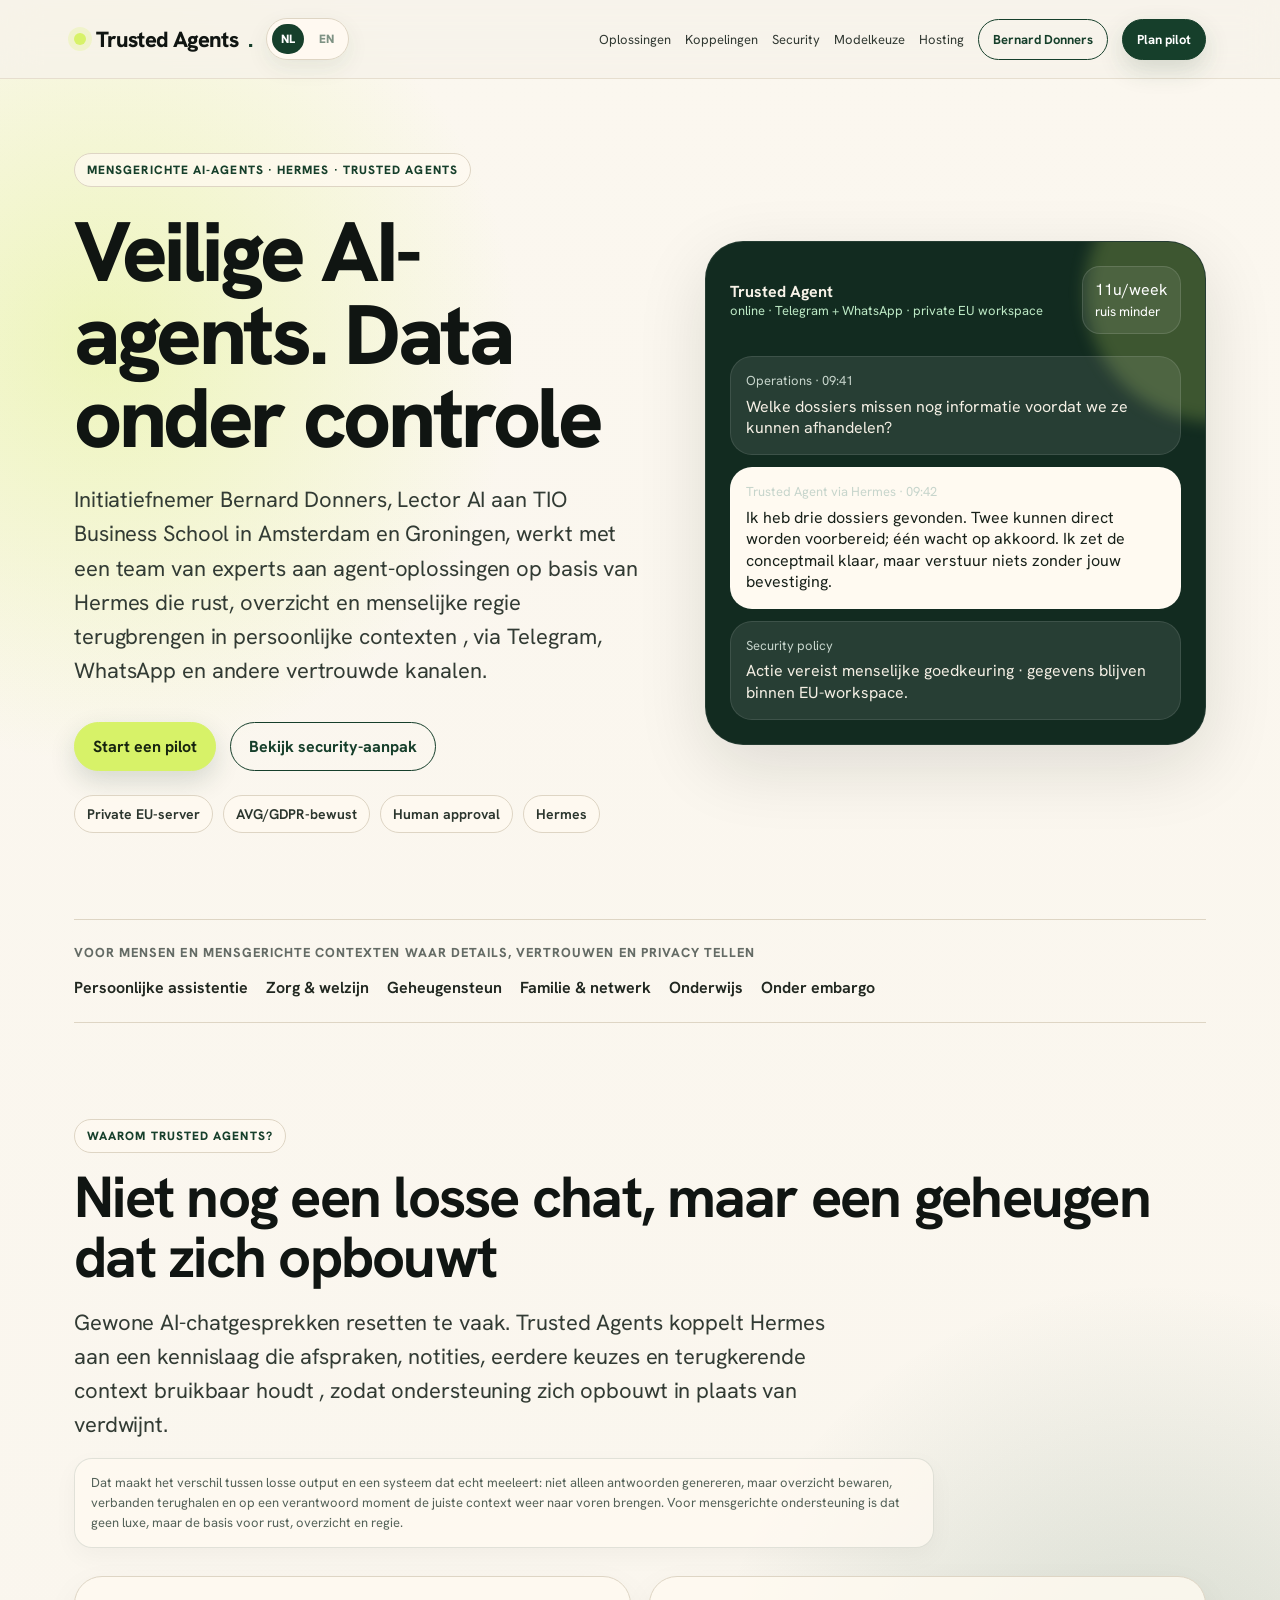
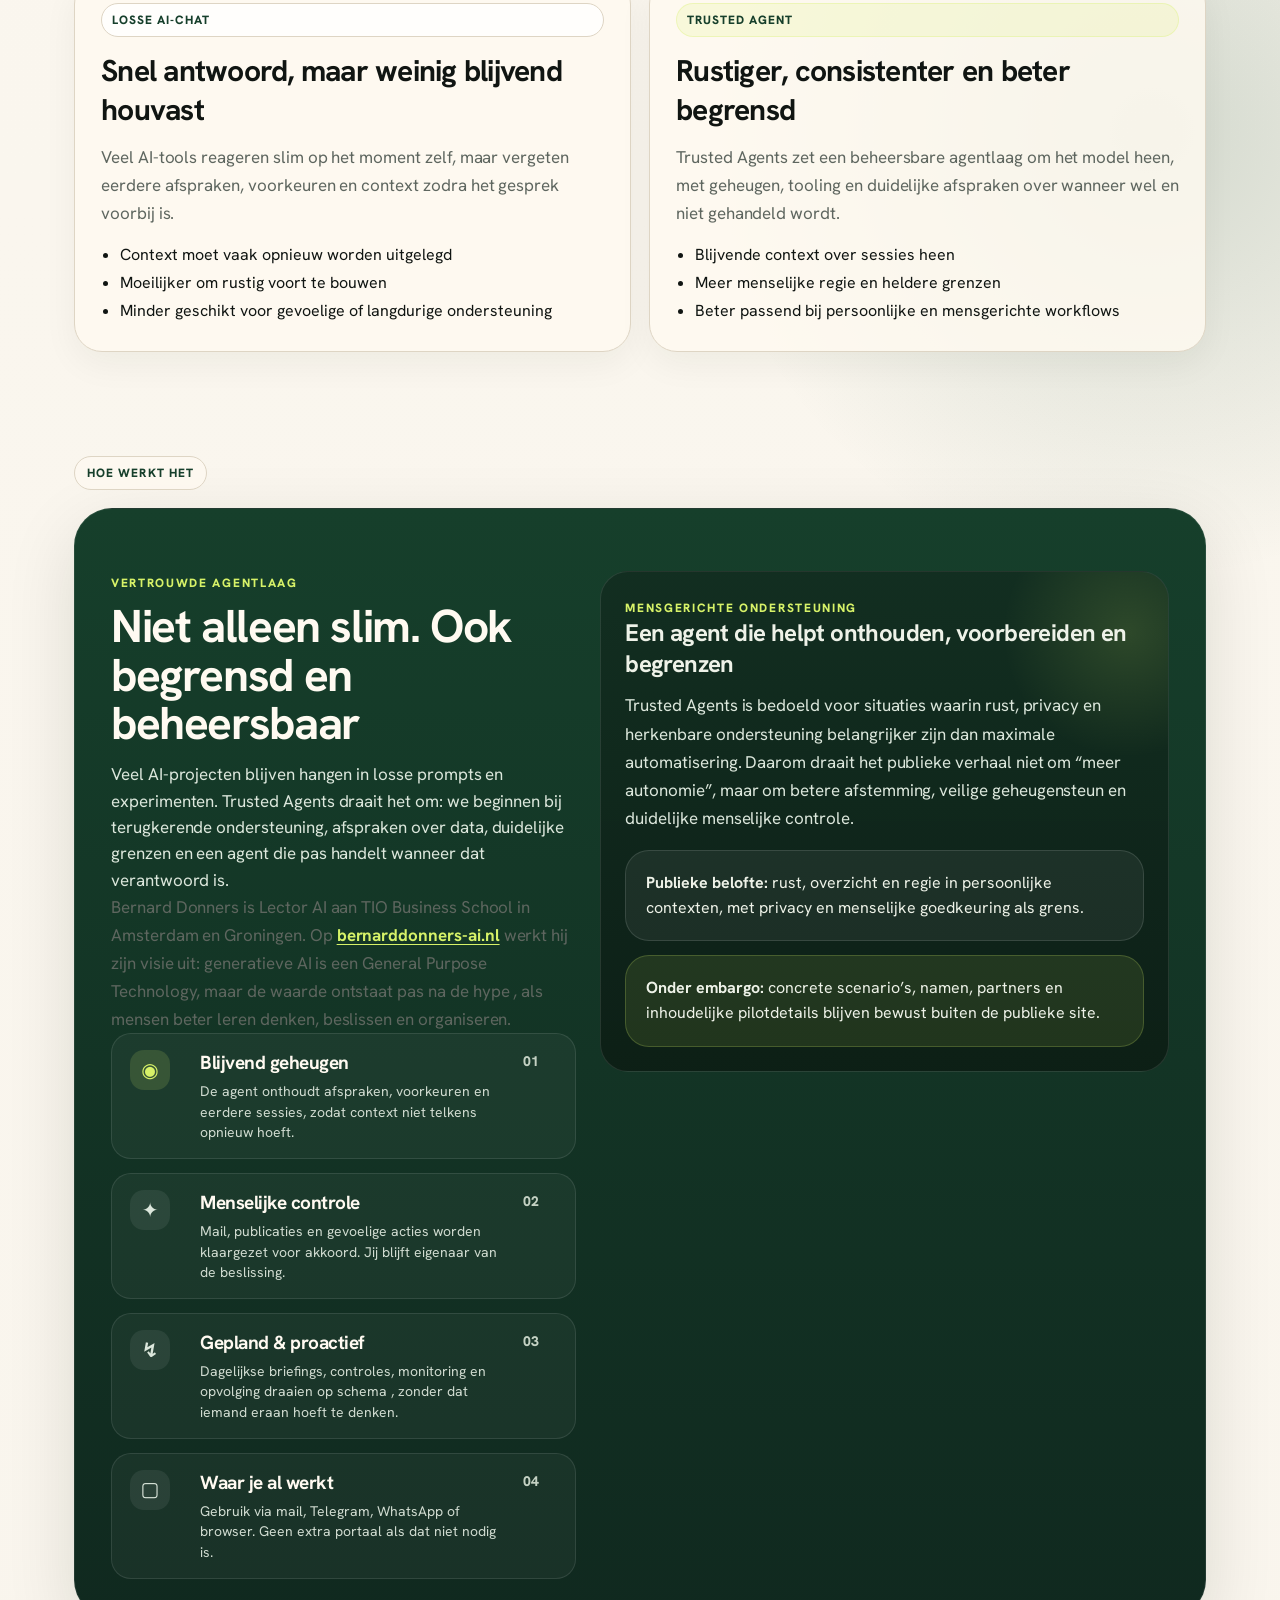
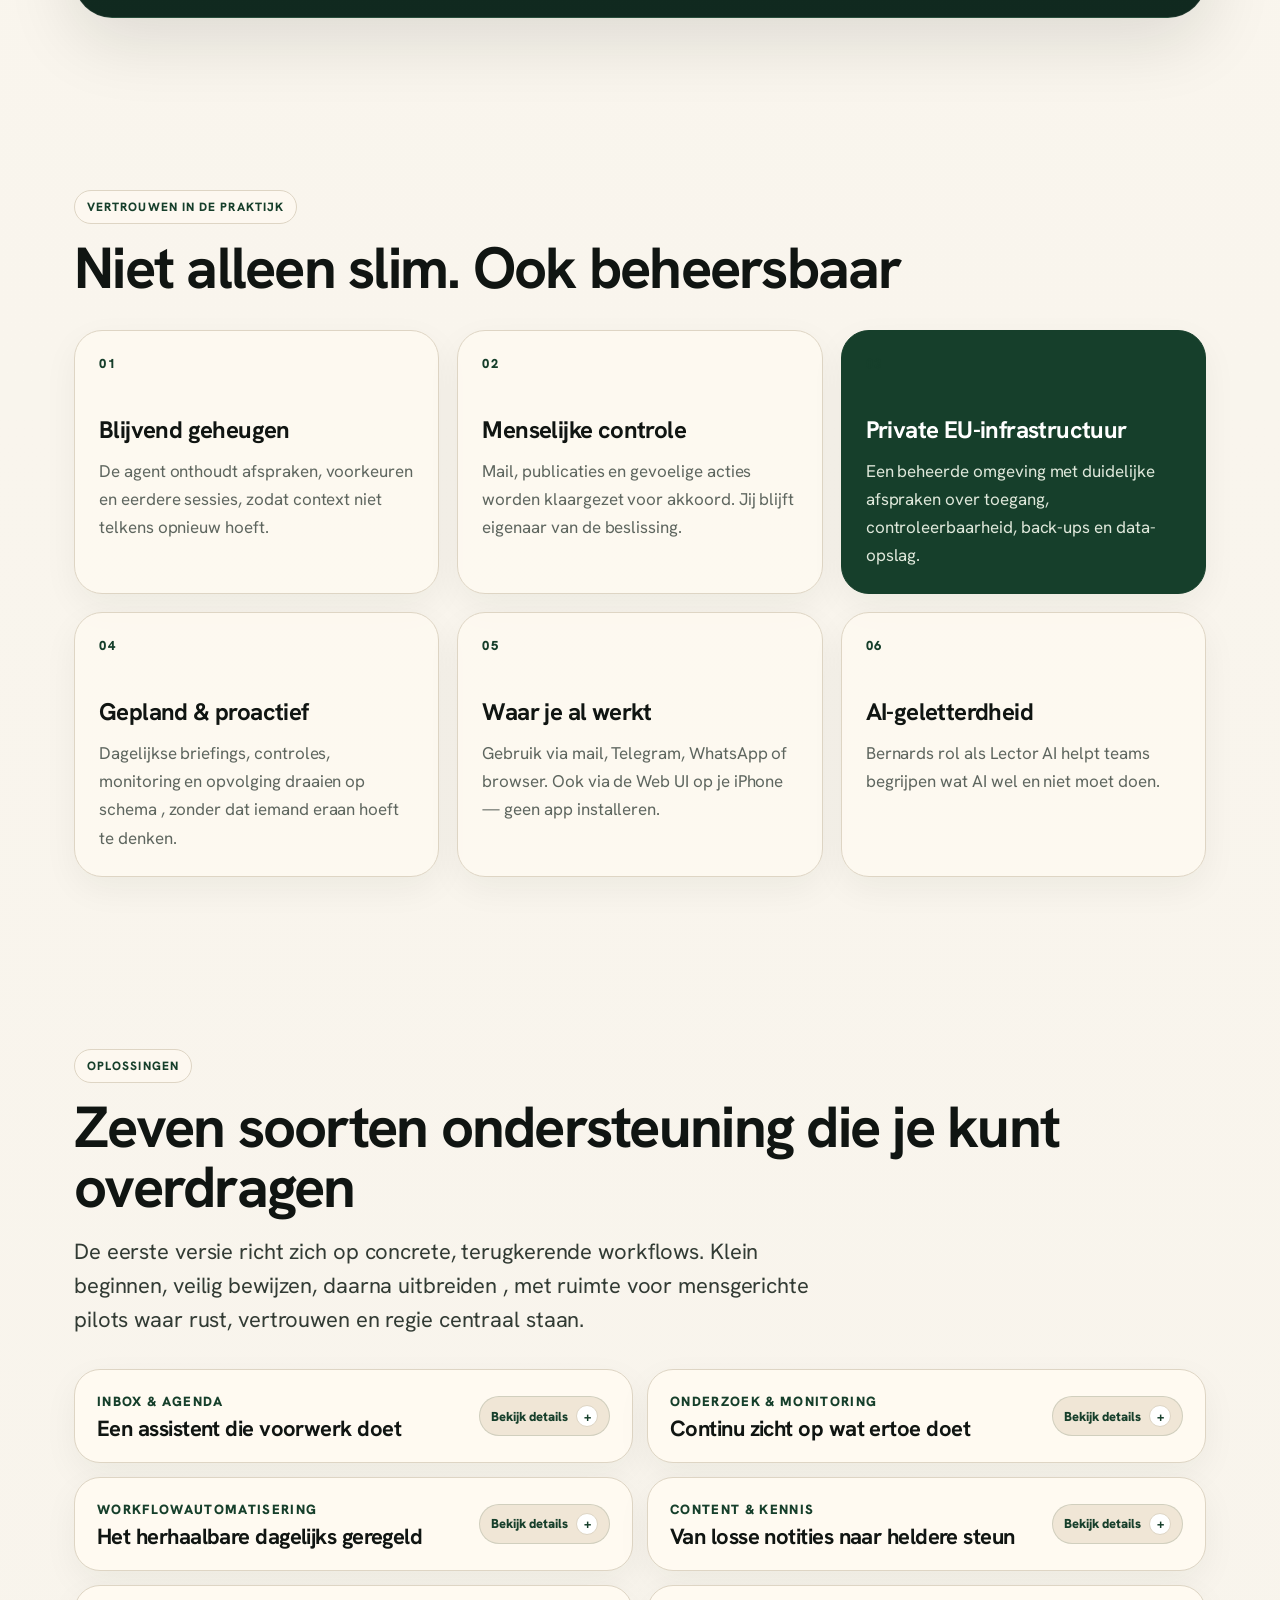
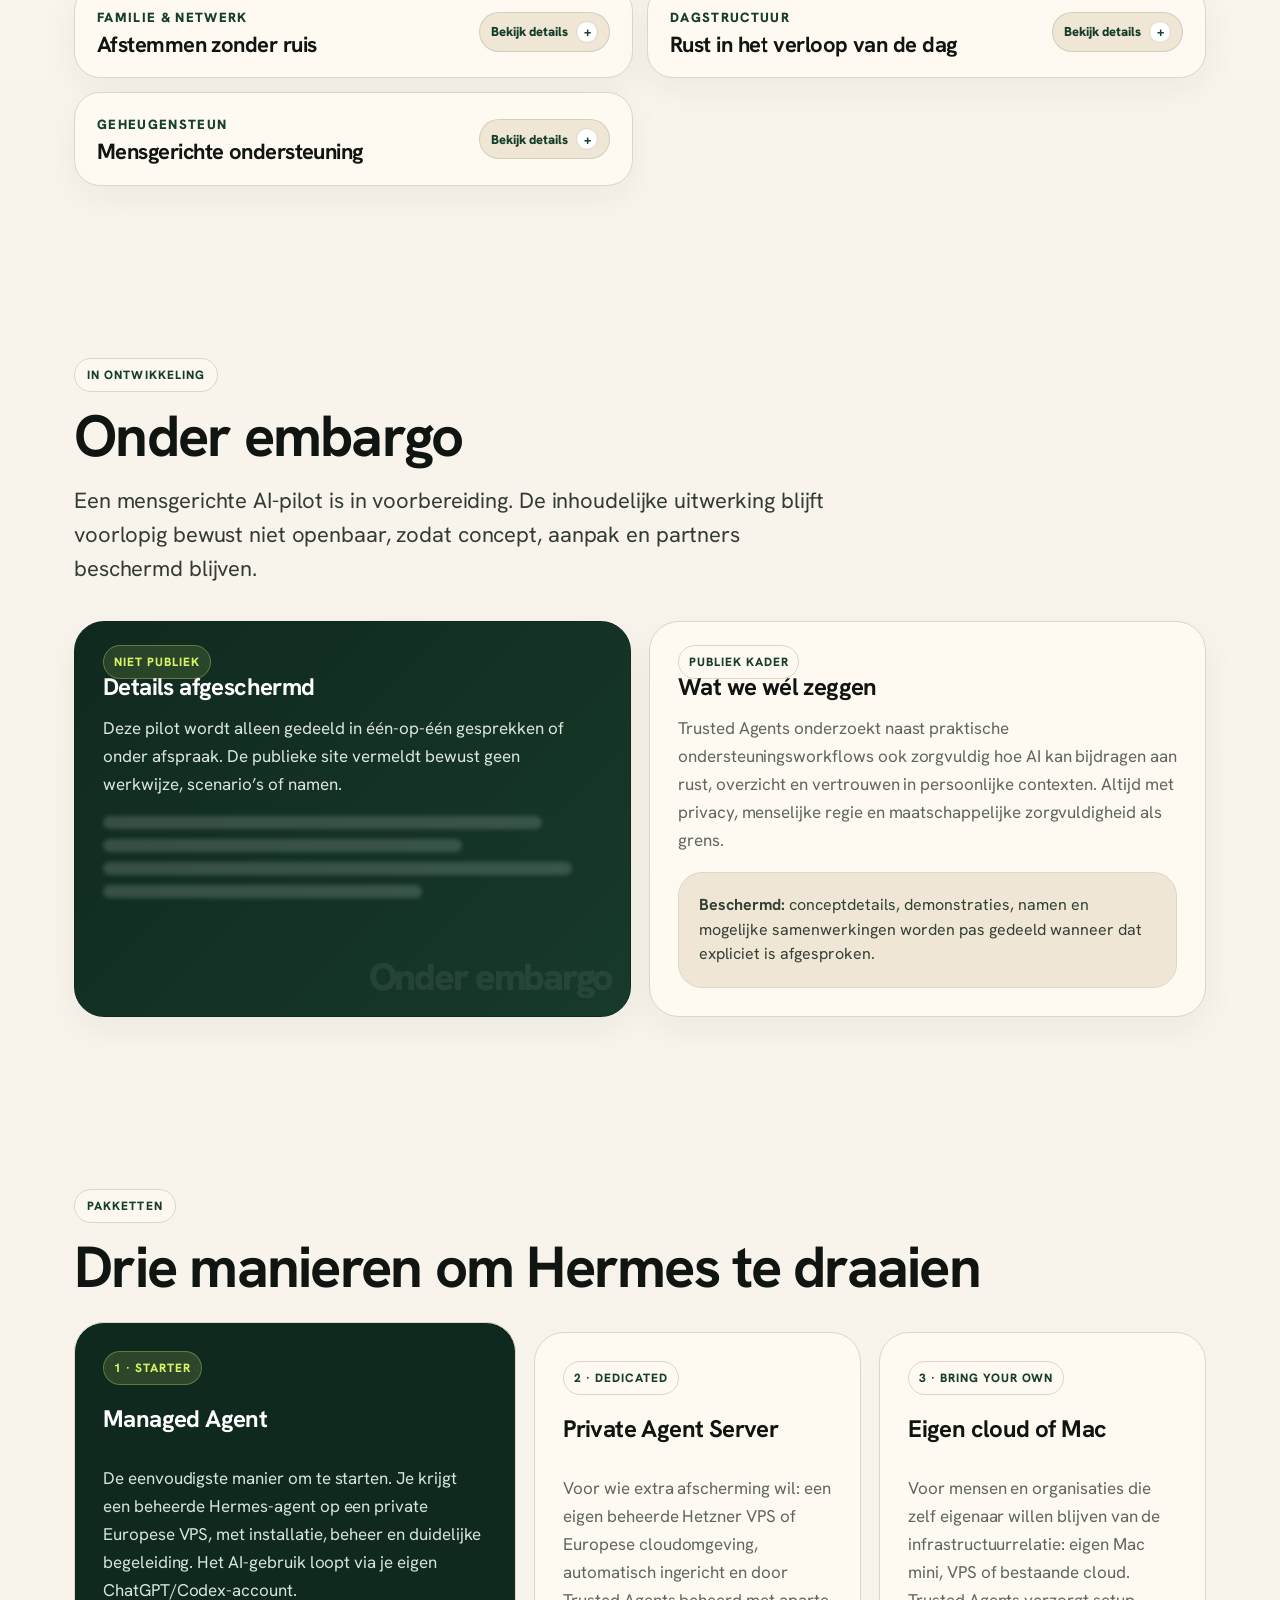
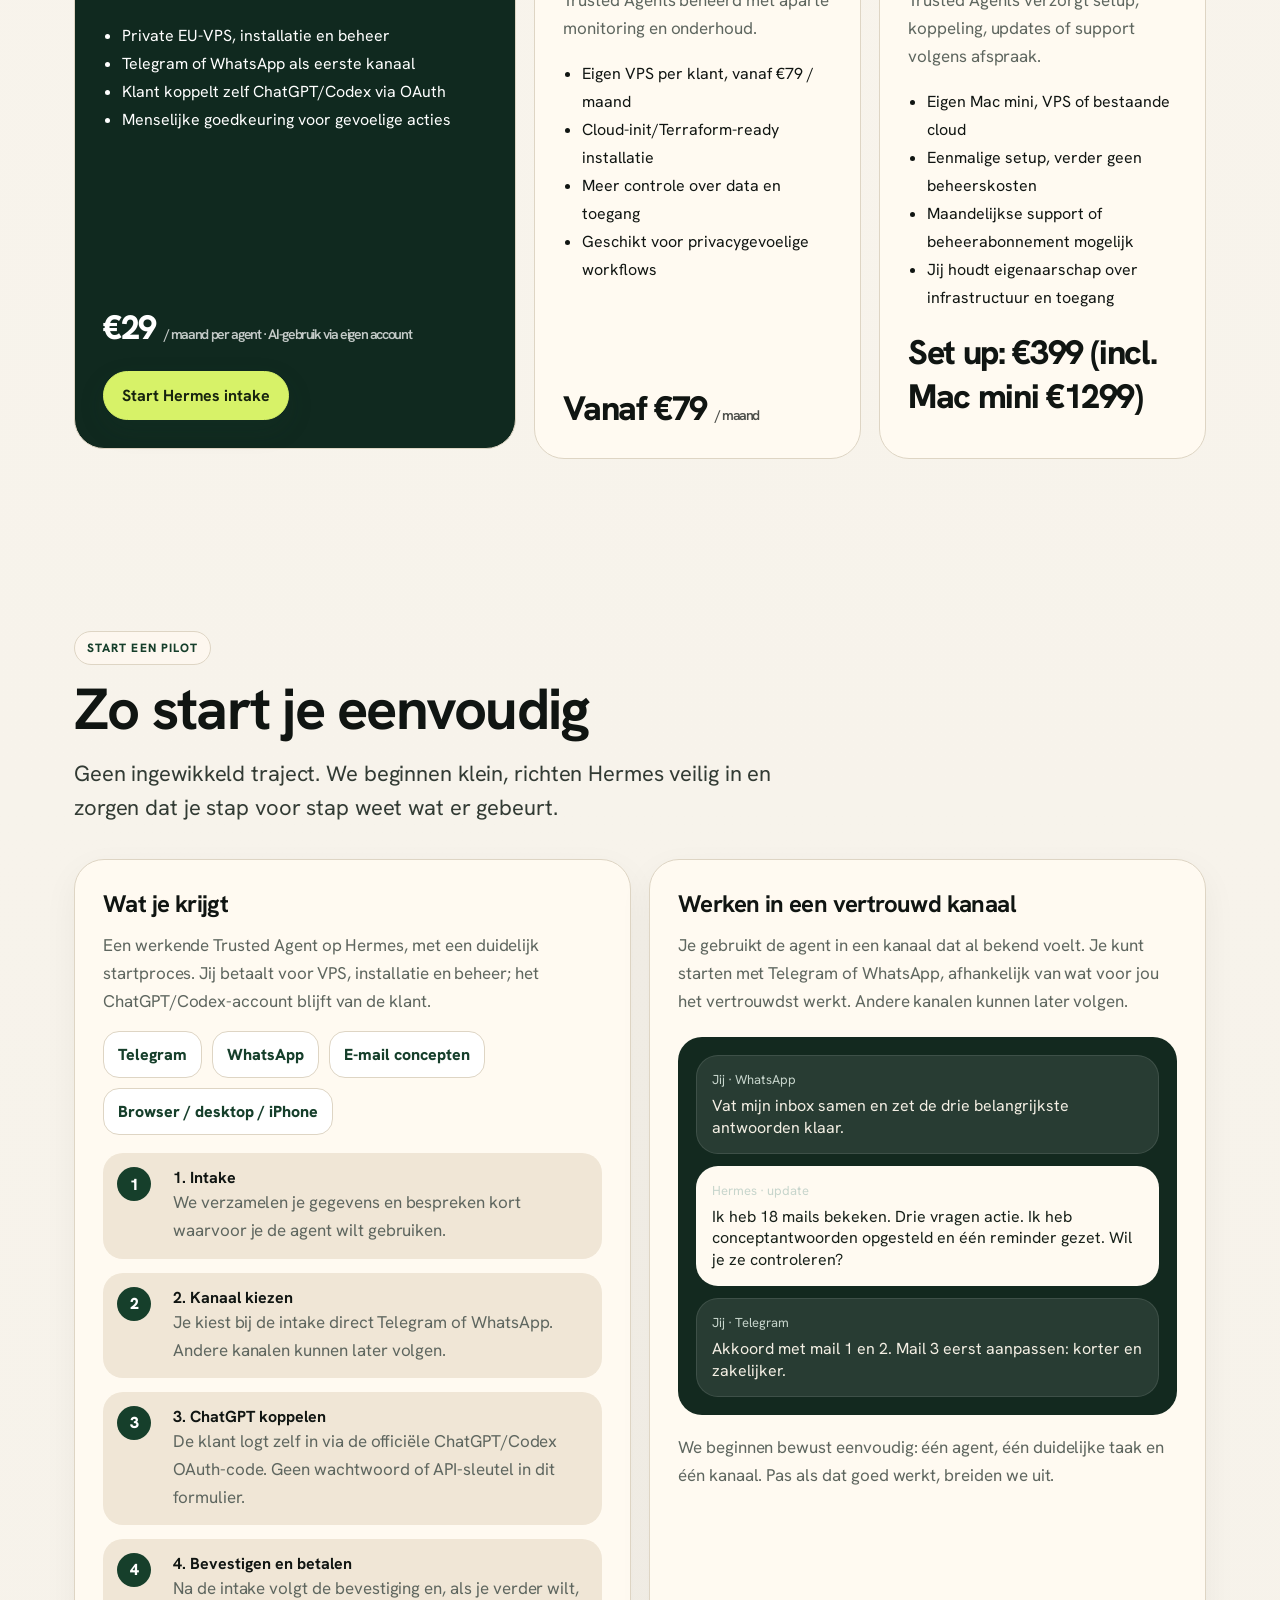
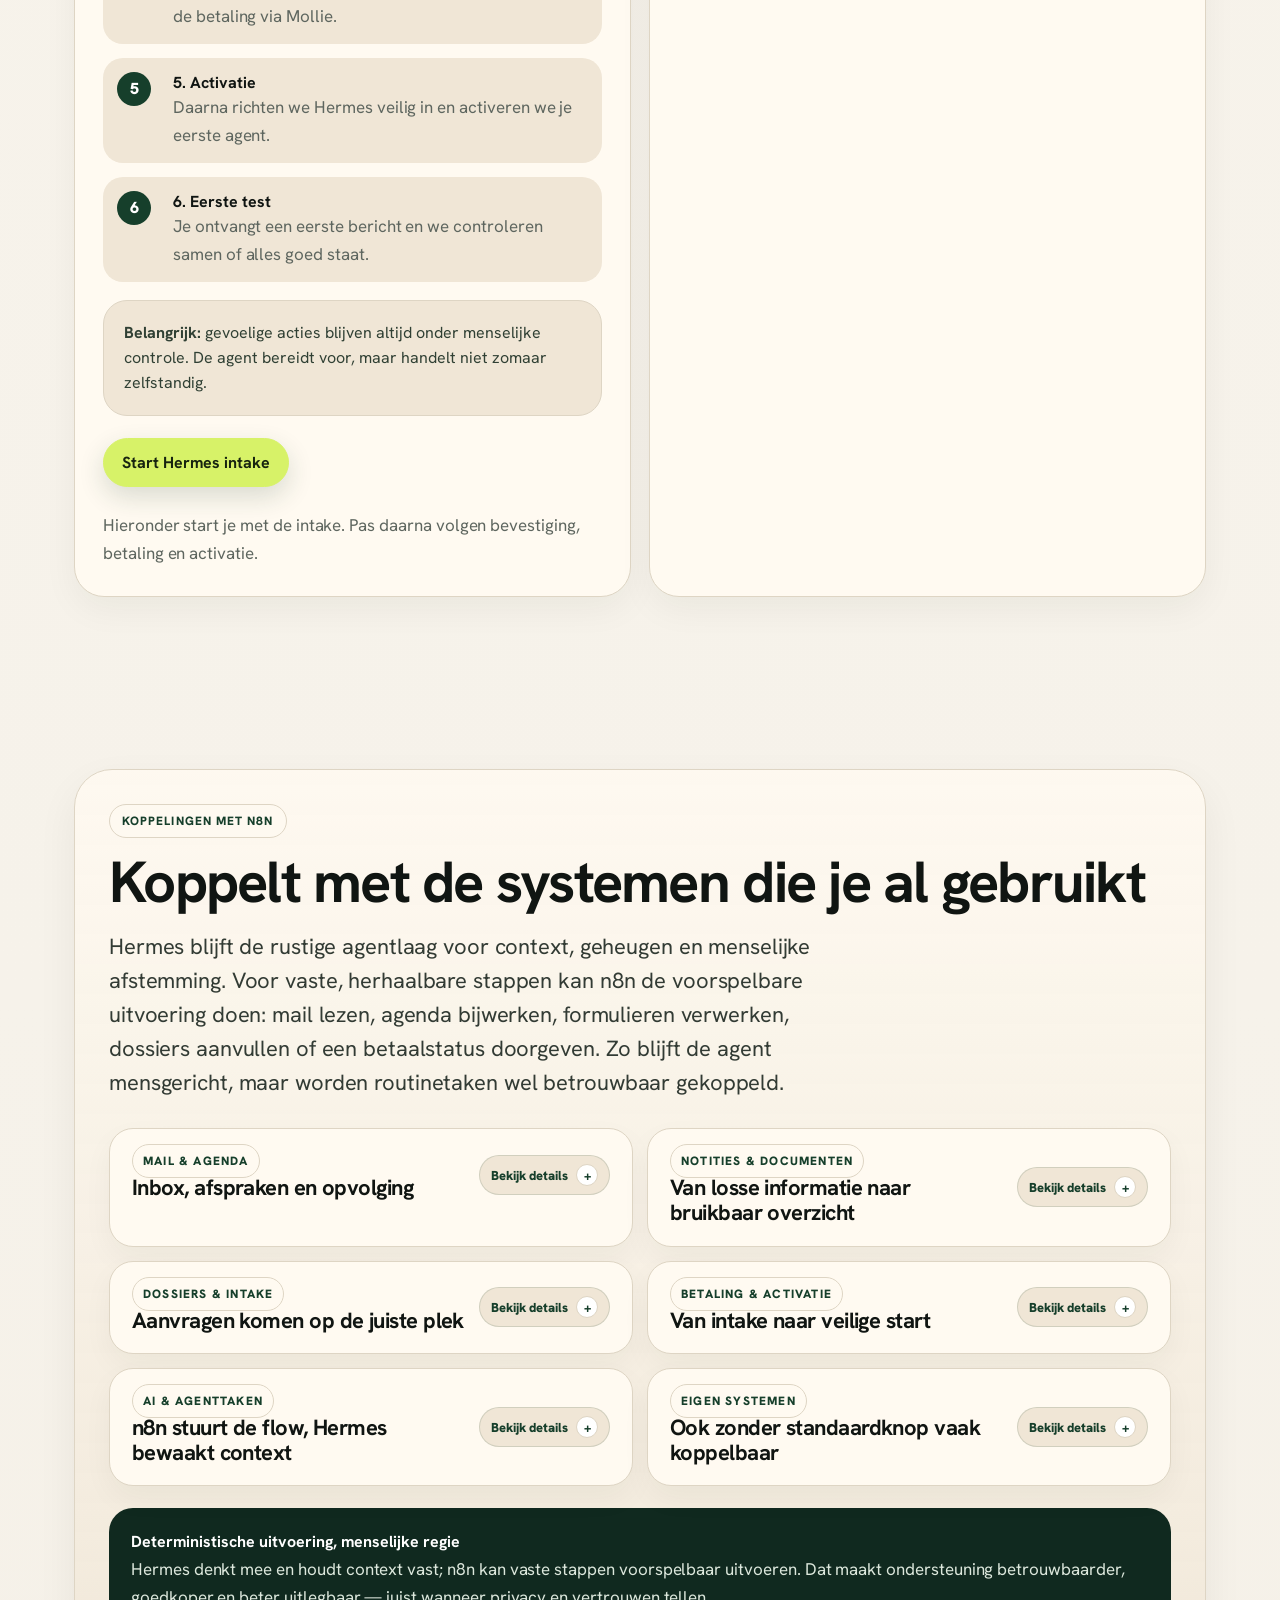
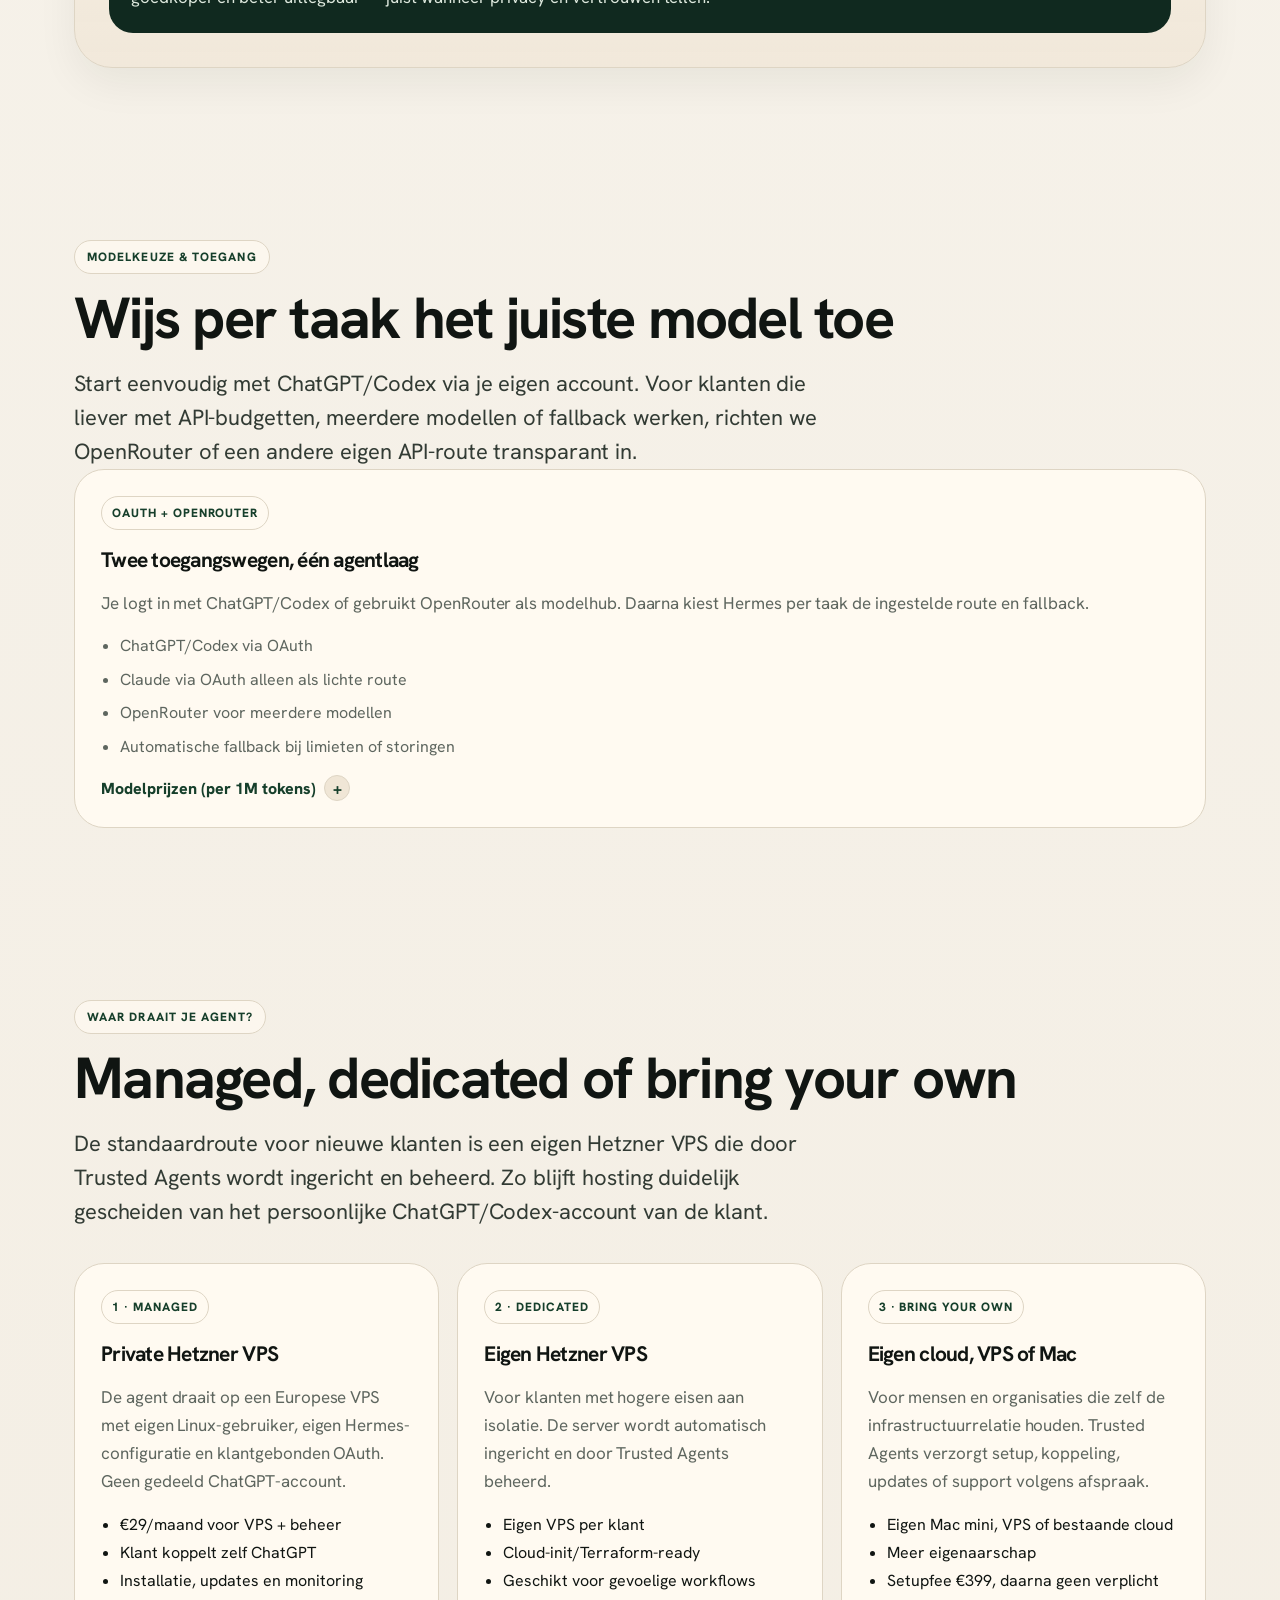
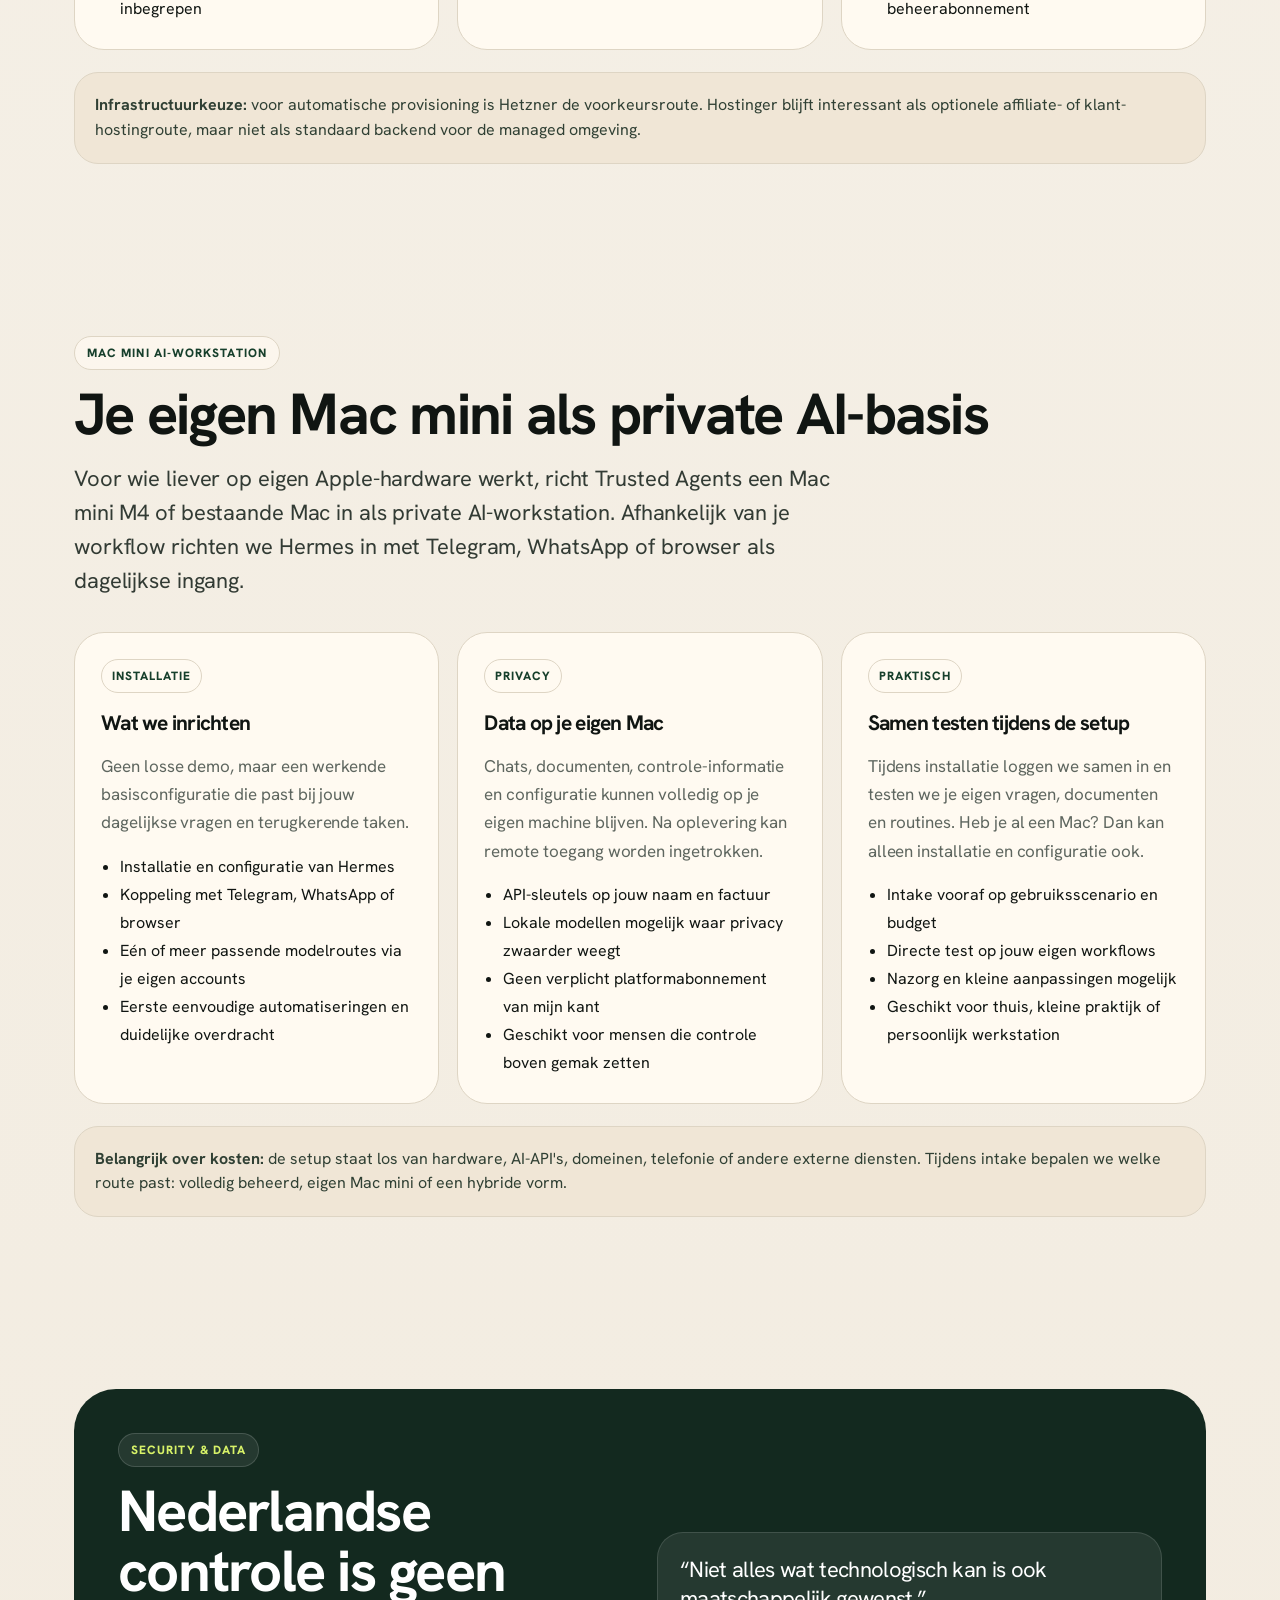
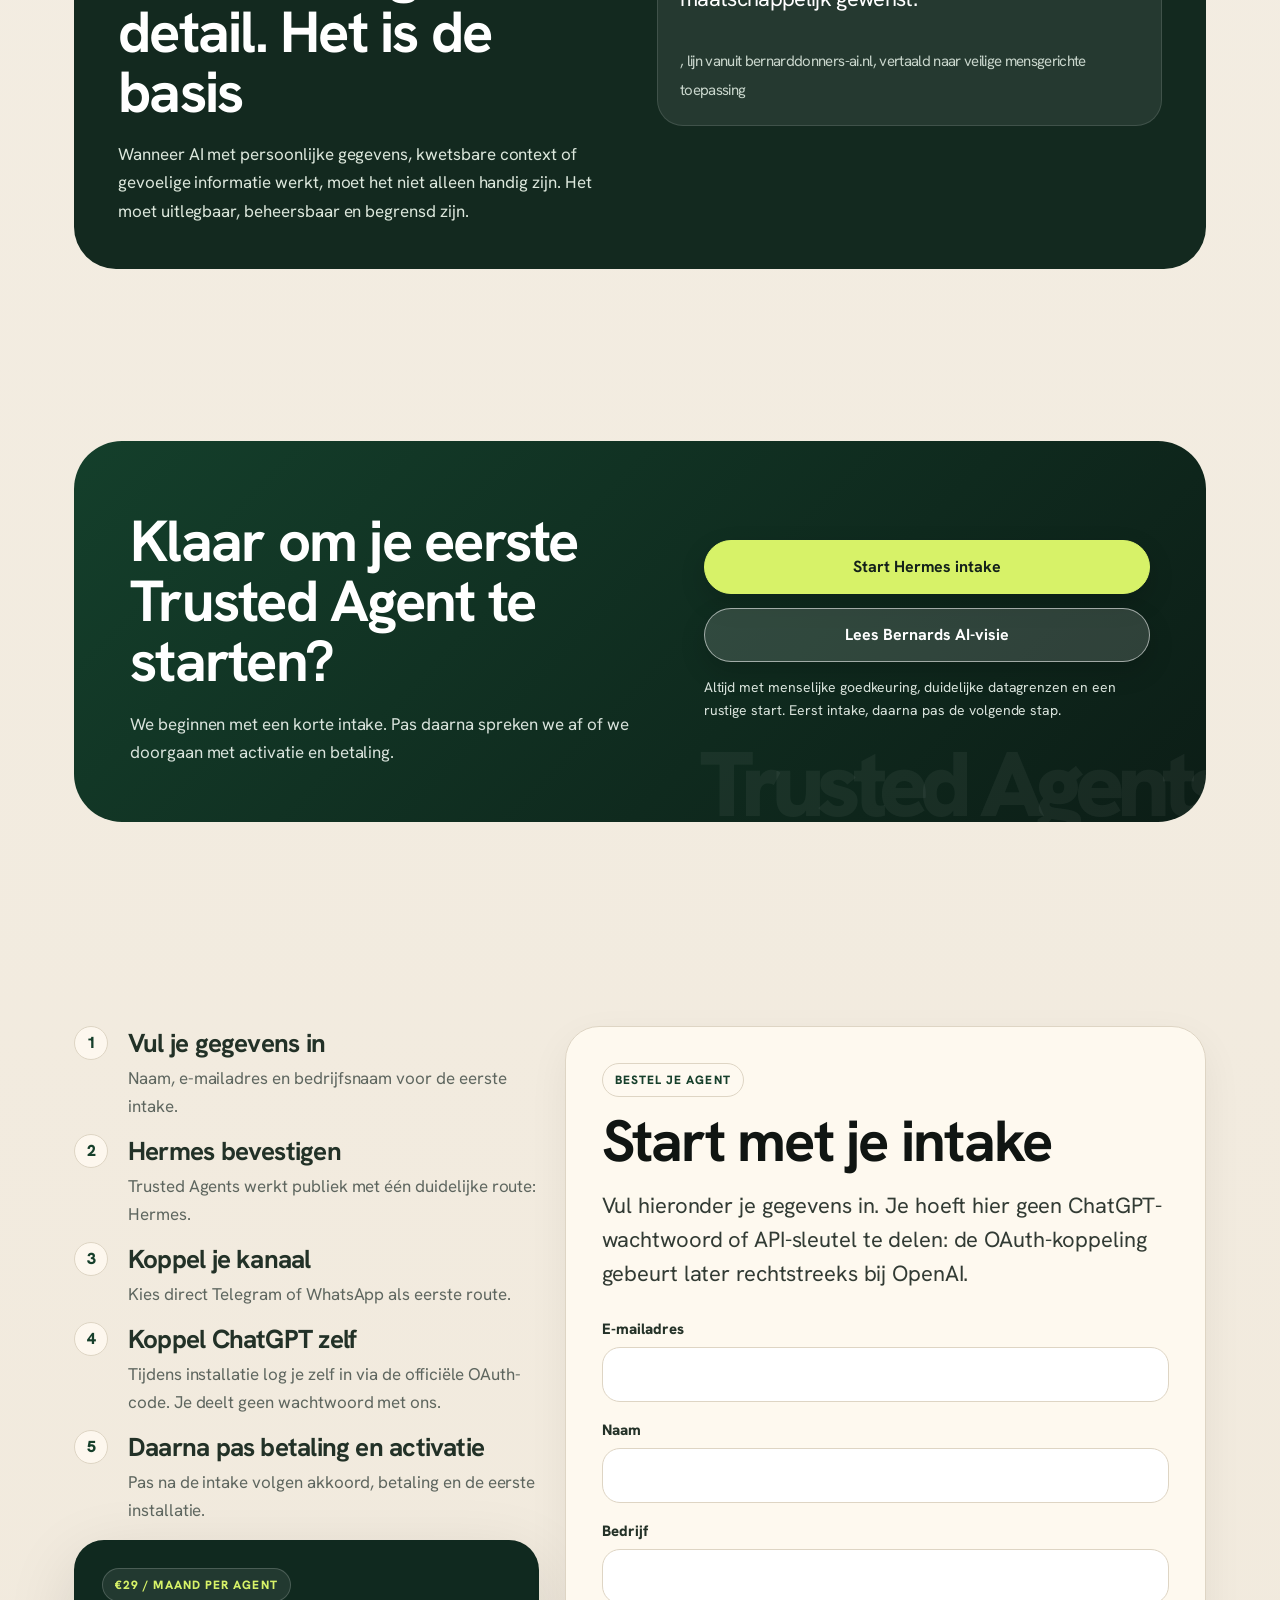
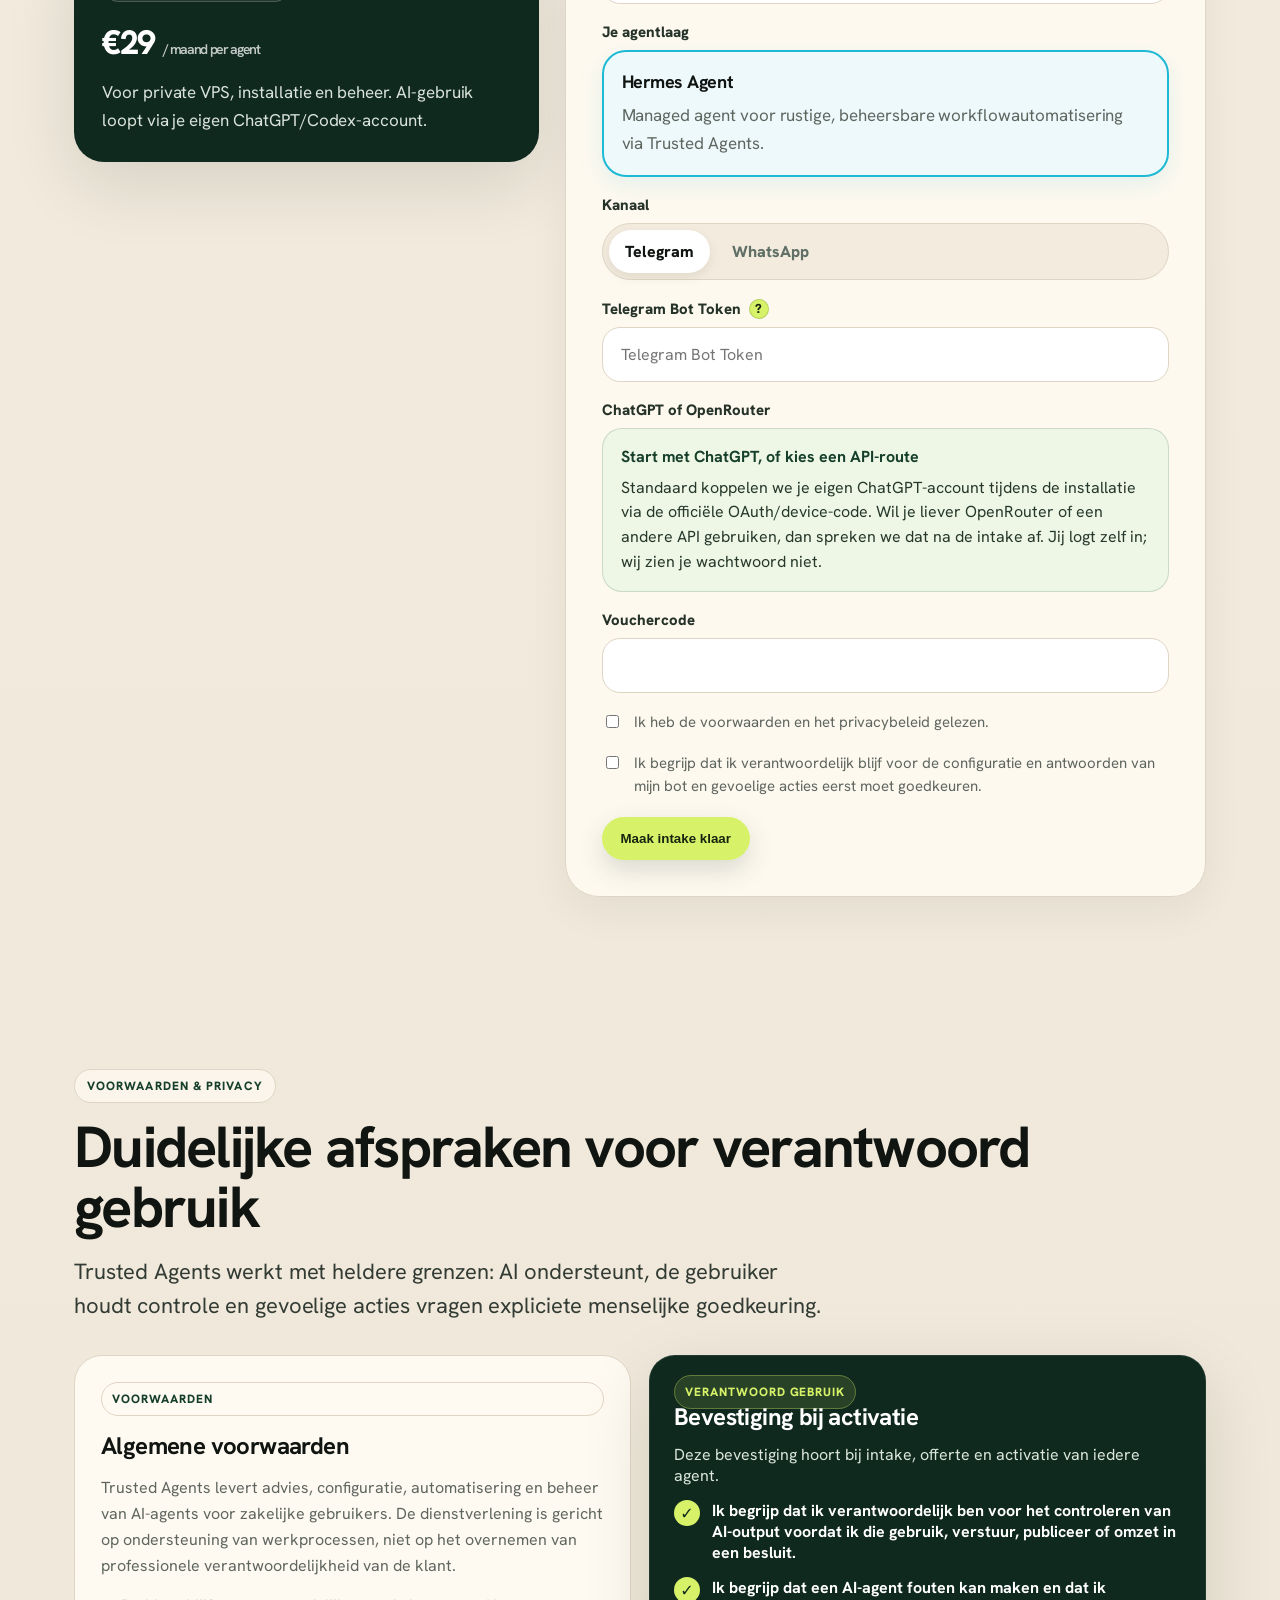
<file: index.html>
<!doctype html>
<html lang="nl">
<head>
  <meta charset="utf-8" />
  <meta name="viewport" content="width=device-width, initial-scale=1" />
  <title>Trusted Agents, Veilige AI-agents voor individuen en mensgerichte ondersteuning</title>
  <meta name="description" content="Trusted Agents levert beheerde AI-agents voor individuen en mensgerichte ondersteuning: veilig, controleerbaar en AVG-bewust." />
  <style>
    @import url('https://fonts.googleapis.com/css2?family=Hanken+Grotesk:wght@400;500;600;700;800&display=swap');
    :root{
      --bg:#f6f2ea;
      --paper:#fffaf1;
      --ink:#101512;
      --muted:#5e665f;
      --line:#ded5c4;
      --green:#163f2b;
      --green2:#23563c;
      --lime:#d7f268;
      --sand:#eadcc5;
      --blue:#1b3f55;
      --shadow: 0 22px 70px rgba(16,21,18,.12);
      --radius: 28px;
      --max: 1180px;
    }
    *{box-sizing:border-box}
    html{scroll-behavior:smooth}
    body{
      margin:0;
      font-family: "Hanken Grotesk", ui-sans-serif, system-ui, -apple-system, BlinkMacSystemFont, "Segoe UI", Roboto, Helvetica, Arial, sans-serif;
      color:var(--ink);
      background:
        radial-gradient(circle at 8% 2%, rgba(215,242,104,.38), transparent 26rem),
        radial-gradient(circle at 90% 10%, rgba(35,86,60,.18), transparent 28rem),
        linear-gradient(180deg, #fbf7ef 0%, var(--bg) 52%, #efe6d7 100%);
    }
    a{color:inherit;text-decoration:none}
    .nav{
      position:sticky;top:0;z-index:10;
      backdrop-filter: blur(18px);
      background:rgba(246,242,234,.78);
      border-bottom:1px solid rgba(222,213,196,.7);
    }
    .nav-inner{max-width:var(--max);margin:0 auto;display:flex;align-items:center;justify-content:space-between;padding:18px 24px;gap:20px}
    .nav-left{display:flex;align-items:center;gap:14px;min-width:0;flex-shrink:0}
    .brand{font-weight:800;letter-spacing:-.04em;font-size:22px;display:flex;align-items:center;gap:10px;white-space:nowrap;flex-shrink:0}
    .brand-dot{width:12px;height:12px;border-radius:50%;background:var(--lime);box-shadow:0 0 0 6px rgba(215,242,104,.23)}
    .nav-links{display:flex;gap:14px;align-items:center;font-size:13px;color:#303832;margin-left:auto}
    .nav .button{padding:11px 14px}
    .language-toggle{display:inline-flex;align-items:center;gap:6px;border:1px solid var(--line);background:rgba(255,250,241,.9);border-radius:999px;padding:5px;color:var(--green);font-size:12px;font-weight:850;box-shadow:0 8px 22px rgba(22,63,43,.08);white-space:nowrap}
    .language-toggle button{border:0;background:transparent;color:var(--green);border-radius:999px;padding:7px 9px;font:inherit;cursor:pointer;opacity:.55}
    .language-toggle button.active{background:var(--green);color:#fff;opacity:1}
    .button{display:inline-flex;align-items:center;justify-content:center;border-radius:999px;padding:13px 18px;font-weight:700;border:1px solid var(--green);background:var(--green);color:#fff;box-shadow:0 10px 26px rgba(22,63,43,.16)}
    .button.secondary{background:transparent;color:var(--green);box-shadow:none}
    .button.light{background:var(--lime);color:#17240f;border-color:var(--lime)}
    .section{max-width:var(--max);margin:0 auto;padding:86px 24px}
    .hero{display:grid;grid-template-columns:1.07fr .93fr;gap:54px;align-items:center;min-height:760px;padding-top:74px}
    .eyebrow{display:inline-flex;gap:10px;align-items:center;border:1px solid var(--line);background:rgba(255,250,241,.72);padding:8px 12px;border-radius:999px;color:var(--green);font-size:12px;font-weight:800;text-transform:uppercase;letter-spacing:.09em}
    h1,h2,h3,p{margin:0}
    h1{font-size:clamp(50px, 6.6vw, 86px);font-weight:800;line-height:.98;letter-spacing:-.04em;margin:24px 0 24px;max-width:900px}
    h2{font-size:clamp(36px, 4.7vw, 58px);font-weight:700;line-height:1.04;letter-spacing:-.03em;margin:14px 0 18px}
    h3{font-size:24px;font-weight:700;letter-spacing:-.025em;margin-bottom:12px}
    .lead{font-size:clamp(18px,1.8vw,22px);line-height:1.55;letter-spacing:-.005em;color:#323b34;max-width:760px}
    .hero-actions{display:flex;gap:14px;flex-wrap:wrap;margin:34px 0 24px}
    .trust-row{display:flex;gap:10px;flex-wrap:wrap;color:#2b362e;font-size:14px}
    .pill{border:1px solid var(--line);background:rgba(255,250,241,.82);padding:9px 12px;border-radius:999px;font-weight:650}
    .agent-card{background:#122b20;color:#f7f2e7;border-radius:38px;padding:24px;box-shadow:var(--shadow);position:relative;overflow:hidden;border:1px solid rgba(255,255,255,.08)}
    .agent-card:before{content:"";position:absolute;inset:-80px -140px auto auto;width:260px;height:260px;border-radius:50%;background:rgba(215,242,104,.22);filter:blur(8px)}
    .card-top{display:flex;justify-content:space-between;align-items:center;position:relative;z-index:1}
    .status{color:#bde9c5;font-size:13px}
    .metric{background:rgba(255,255,255,.08);border:1px solid rgba(255,255,255,.12);padding:12px;border-radius:18px;color:#fff}
    .chat{margin-top:22px;display:grid;gap:12px;position:relative;z-index:1}
    .bubble{background:rgba(255,255,255,.09);border:1px solid rgba(255,255,255,.1);border-radius:22px;padding:15px;line-height:1.35;color:#f4efe4}
    .bubble.agent{background:var(--paper);color:#172019}
    .mini{font-size:13px;color:#c7d5cc;margin-bottom:6px}
    .logos{border-top:1px solid var(--line);border-bottom:1px solid var(--line);padding:24px 0;color:#646b65;text-transform:uppercase;letter-spacing:.08em;font-size:13px;font-weight:760}
    .sector-row{display:flex;gap:18px;flex-wrap:wrap;margin-top:16px;color:#202720;text-transform:none;letter-spacing:0;font-size:16px;font-weight:650}
    .two-col{display:grid;grid-template-columns:.9fr 1.1fr;gap:48px;align-items:start}
    .statement{font-size:clamp(28px,4vw,50px);line-height:1.08;letter-spacing:-.04em;font-weight:800}
    .muted{color:var(--muted);line-height:1.65;font-size:17px;letter-spacing:-.003em}
    .grid{display:grid;grid-template-columns:repeat(3,1fr);gap:18px;margin-top:32px}
    .trust-stack{background:linear-gradient(180deg,#163f2b 0%, #10291f 100%);color:#eef2e8;border-radius:38px;padding:38px 36px;border:1px solid rgba(255,255,255,.08);box-shadow:var(--shadow);margin-top:18px}
    .trust-stack .eyebrow{background:transparent;border:0;padding:0;color:var(--lime);letter-spacing:.14em}
    .trust-stack h2{color:#fffaf1;font-size:clamp(30px,3.8vw,46px);font-weight:700;line-height:1.05;letter-spacing:-.03em;max-width:560px;margin:10px 0 14px}
    .trust-stack .lead{color:#dce7dc;max-width:540px;margin-top:0;font-size:17px;line-height:1.55;letter-spacing:-.003em}
    .trust-layout{display:grid;grid-template-columns:.9fr 1.1fr;gap:24px;margin-top:24px;align-items:start}
    .trust-list{display:grid;gap:14px}
    .trust-item{display:grid;grid-template-columns:56px 1fr 34px;gap:14px;align-items:start;background:rgba(255,255,255,.04);border:1px solid rgba(255,255,255,.1);border-radius:20px;padding:16px 18px;color:#e4ede3}
    .trust-icon{width:40px;height:40px;border-radius:14px;display:grid;place-items:center;background:rgba(215,242,104,.14);color:var(--lime);font-size:20px;font-weight:800}
    .trust-icon.muted{background:rgba(255,255,255,.07);color:#dce7dc}
    .trust-copy h3{margin:0 0 6px;color:#fffaf1;font-size:19px}
    .trust-copy p{margin:0;color:#d0dbd0;line-height:1.45;font-size:14px}
    .trust-no{font-weight:800;color:#c4d1c3;font-size:14px;align-self:start;margin-top:2px}
    .trust-visual{position:relative;overflow:hidden;background:linear-gradient(180deg, rgba(19,46,33,.96), rgba(13,31,22,.98));border:1px solid rgba(255,255,255,.1);border-radius:28px;padding:24px}
    .trust-visual:after{content:"";position:absolute;right:-90px;top:-70px;width:260px;height:260px;border-radius:50%;background:radial-gradient(circle, rgba(215,242,104,.14) 0%, rgba(215,242,104,0) 68%)}
    .trust-visual > *{position:relative;z-index:1}
    .compare-grid{display:grid;grid-template-columns:1fr 1fr;gap:18px;margin-top:28px}
    .compare-card{background:rgba(255,250,241,.82);border:1px solid var(--line);border-radius:28px;padding:26px;box-shadow:0 12px 35px rgba(20,35,24,.05);display:grid;gap:14px}
    .compare-card h3{margin:0;font-size:30px}
    .compare-card.proprietary .tag{background:rgba(255,255,255,.82)}
    .compare-card.opensource .tag{background:rgba(215,242,104,.16);color:var(--green);border-color:rgba(215,242,104,.3)}
    .compare-aside{margin-top:16px;max-width:860px;padding:14px 16px;border:1px solid rgba(20,63,43,.12);border-radius:18px;background:rgba(255,250,241,.72);color:#546259;font-size:13px;line-height:1.55;box-shadow:0 8px 24px rgba(20,35,24,.04)}
    .tile{background:rgba(255,250,241,.78);border:1px solid var(--line);border-radius:var(--radius);padding:24px;min-height:220px;box-shadow:0 12px 35px rgba(20,35,24,.05)}
    .tile .nr{color:var(--green);font-weight:850;font-size:13px;letter-spacing:.12em;margin-bottom:42px;display:block}
    .tile.dark{background:var(--green);color:#fff;border-color:var(--green)}
    .tile.dark .muted{color:#dfe8db}
    .usecases{display:grid;grid-template-columns:repeat(2,1fr);gap:14px;margin-top:32px}
    .case{background:#fffaf1;border:1px solid var(--line);border-radius:26px;padding:0;overflow:hidden;box-shadow:0 12px 35px rgba(20,35,24,.05)}
    .case summary,.integration-card summary{list-style:none;cursor:pointer}
    .case summary::-webkit-details-marker,.integration-card summary::-webkit-details-marker{display:none}
    .case-summary,.integration-summary{display:grid;grid-template-columns:1fr auto;gap:14px;align-items:center;padding:20px 22px}
    .case-summary small,.integration-summary .tag{font-weight:850;letter-spacing:.1em;color:var(--green);text-transform:uppercase}
    .case-summary h3,.integration-summary h3{margin:6px 0 0;font-size:22px;line-height:1.12}
    .expand-label{display:inline-flex;align-items:center;gap:8px;border:1px solid rgba(22,63,43,.14);background:#f0e6d6;border-radius:999px;padding:8px 11px;color:var(--green);font-size:13px;font-weight:850;white-space:nowrap}
    .expand-label:after{content:"+";display:grid;place-items:center;width:20px;height:20px;border-radius:999px;background:#fff;border:1px solid var(--line)}
    details[open] > summary .expand-label:after{content:"−"}
    .case-body,.integration-body{display:grid;gap:16px;padding:18px 22px 22px;border-top:1px solid rgba(222,213,196,.72)}
    .example{background:#f0e6d6;border-radius:18px;padding:13px;color:#304034;font-size:14px}
    .integration-wrap{background:linear-gradient(180deg,rgba(255,250,241,.86),rgba(240,230,214,.74));border:1px solid var(--line);border-radius:38px;padding:34px;box-shadow:0 16px 42px rgba(20,35,24,.06)}
    .integration-grid{display:grid;grid-template-columns:repeat(2,1fr);gap:14px;margin-top:28px}
    .integration-card{background:var(--paper);border:1px solid var(--line);border-radius:24px;padding:0;overflow:hidden;box-shadow:0 12px 30px rgba(20,35,24,.045)}
    .integration-card .muted{font-size:16px}
    .integration-apps{display:flex;gap:8px;flex-wrap:wrap;margin-top:2px}
    .app-chip{display:inline-flex;border:1px solid rgba(22,63,43,.14);background:#f0e6d6;border-radius:999px;padding:7px 10px;color:var(--green);font-size:13px;font-weight:800}
    .integration-note{margin-top:22px;background:#10291f;color:#fff;border-radius:24px;padding:22px;line-height:1.55}
    .integration-note .muted{color:#dce7dc}
    .products{display:grid;grid-template-columns:1.15fr .85fr .85fr;gap:18px;margin-top:34px}
    .product{background:var(--paper);border:1px solid var(--line);border-radius:30px;padding:28px;display:flex;flex-direction:column;gap:18px;min-height:390px}
    .product.featured{background:#10291f;color:white;transform:translateY(-10px)}
    .product.featured .muted{color:#d6e5d9}.product.featured .tag{background:rgba(215,242,104,.15);color:var(--lime);border-color:rgba(215,242,104,.3)}
    .tag{align-self:flex-start;border:1px solid var(--line);border-radius:999px;padding:8px 10px;font-weight:800;font-size:12px;color:var(--green);text-transform:uppercase;letter-spacing:.08em}
    ul{padding-left:19px;margin:0;line-height:1.75;color:inherit}.price{font-size:34px;font-weight:800;letter-spacing:-.04em;margin-top:auto}.price.package-price-inline{margin-top:0}.price.package-price-offset{margin-top:84px}.price span{font-size:14px;color:inherit;font-weight:600;opacity:.75}.price span.macmini-price-note{font-size:1em;font-weight:800;opacity:1;letter-spacing:-.04em}
    .deploy-grid{display:grid;grid-template-columns:1fr 1fr;gap:18px;margin-top:34px}
    .deploy-panel{background:var(--paper);border:1px solid var(--line);border-radius:30px;padding:28px;box-shadow:0 12px 35px rgba(20,35,24,.05)}
    .deploy-steps{counter-reset:step;display:grid;gap:14px;margin-top:18px}
    .deploy-step{display:grid;grid-template-columns:42px 1fr;gap:14px;align-items:start;background:#f0e6d6;border-radius:20px;padding:14px}
    .deploy-step:before{counter-increment:step;content:counter(step);display:grid;place-items:center;width:34px;height:34px;border-radius:50%;background:var(--green);color:#fff;font-weight:850}
    .channel-row{display:flex;gap:10px;flex-wrap:wrap;margin-top:16px}.channel{border:1px solid var(--line);background:#fff;border-radius:16px;padding:12px 14px;font-weight:800;color:var(--green)}
    .provider-grid{display:grid;grid-template-columns:repeat(3,1fr);gap:18px;margin-top:34px}
    .provider-card{background:var(--paper);border:1px solid var(--line);border-radius:30px;padding:26px;display:flex;flex-direction:column;gap:16px;min-height:310px}
    .provider-card strong{font-size:21px;letter-spacing:-.035em}.provider-card code{background:#f0e6d6;border-radius:10px;padding:3px 7px;font-size:13px}
    details.provider-card{min-height:auto}
    .provider-summary{list-style:none;cursor:pointer;display:flex;flex-direction:column;gap:16px}
    .provider-summary::-webkit-details-marker{display:none}
    .provider-summary::marker{display:none}
    .provider-toggle{display:inline-flex;align-items:center;gap:8px;margin-top:auto;font-weight:800;color:var(--green)}
    .provider-toggle:after{content:"+";display:inline-grid;place-items:center;width:24px;height:24px;border-radius:999px;background:#f0e6d6;border:1px solid var(--line)}
    details[open] .provider-toggle:after{content:"−"}
    .provider-summary-list{display:grid;gap:8px;padding-left:19px;margin:0;color:var(--muted)}
    .provider-summary-list li{line-height:1.6}
    .provider-detail{display:grid;gap:20px;padding-top:8px}
    .provider-detail .provider-grid{margin-top:0}
    .provider-detail .provider-card{min-height:0}
    .price-mini-table{display:grid;gap:10px;margin-top:4px}
    .price-mini-row{display:grid;grid-template-columns:1.15fr .9fr;gap:12px;align-items:start;padding:12px 14px;border:1px solid var(--line);border-radius:18px;background:#fff}
    .price-mini-row strong{font-size:15px;letter-spacing:-.01em}
    .price-mini-row span{display:block;color:var(--muted);font-size:14px;line-height:1.45}
    .price-mini-cost{font-weight:850;color:var(--green);text-align:right}
    .flow-note{margin-top:22px;background:#f0e6d6;border:1px solid var(--line);border-radius:24px;padding:20px;color:#304034;line-height:1.55}
    .legal-grid{display:grid;grid-template-columns:1fr 1fr;gap:18px;margin-top:32px}
    .legal-card{background:var(--paper);border:1px solid var(--line);border-radius:28px;padding:26px;display:grid;gap:14px}
    .legal-card h3{margin-bottom:0}.legal-card p,.legal-card li{color:var(--muted);line-height:1.62;font-size:16px}.legal-card ul{padding-left:20px}
    .acceptance-box{background:#10291f;color:#fff;border-radius:26px;padding:24px;border:1px solid rgba(255,255,255,.08);box-shadow:var(--shadow)}
    .acceptance-box h3{color:#fff}.acceptance-box p,.acceptance-box li{color:#dce7dc}.checkline{display:flex;gap:12px;align-items:flex-start;margin-top:14px;font-weight:700;color:#fff}.checkline:before{content:"✓";display:grid;place-items:center;width:26px;height:26px;border-radius:50%;background:var(--lime);color:#10291f;flex:0 0 26px;font-weight:900}
    .embargo-card{background:linear-gradient(135deg,#10291f,#173a2a);color:#fff;border-color:#10291f;position:relative;overflow:hidden}
    .embargo-card:after{content:"Onder embargo";position:absolute;right:18px;bottom:14px;font-weight:900;font-size:38px;letter-spacing:-.06em;color:rgba(255,255,255,.07)}
    body[data-lang="en"] .embargo-card:after{content:"Under embargo"}
    .embargo-lines{display:grid;gap:10px;margin-top:18px}.embargo-lines span{display:block;height:13px;border-radius:999px;background:rgba(255,255,255,.16);filter:blur(2px)}
    .proof{background:#13291f;color:#fff;border-radius:42px;padding:44px;display:grid;grid-template-columns:1fr 1fr;gap:34px;align-items:center}
    .proof h2{color:#fff}.proof .muted{color:#dce7dc}.quote{background:rgba(255,255,255,.08);border:1px solid rgba(255,255,255,.12);padding:22px;border-radius:26px;font-size:22px;line-height:1.35;letter-spacing:-.03em}
    .footer-cta{background:linear-gradient(135deg, #143f2b, #0c1d16);color:#fff;border-radius:48px;padding:56px;display:grid;grid-template-columns:1.1fr .9fr;gap:28px;align-items:center;overflow:hidden;position:relative}
    .footer-cta:after{content:"Trusted Agents";position:absolute;right:-18px;bottom:-22px;font-size:92px;font-weight:900;letter-spacing:-.09em;color:rgba(255,255,255,.05)}
    .footer-cta > *{position:relative;z-index:2}
    .footer-cta .muted{color:#d9e3dc}
    .footer-cta-actions{display:grid;gap:14px;justify-items:start;z-index:2}
    .footer-cta-actions .button{width:100%;justify-content:center;min-height:54px;padding-inline:26px;border-width:1.5px;box-shadow:0 10px 26px rgba(0,0,0,.16)}
    .footer-cta-actions .button.light{background:#d7f268;color:#14211a;border-color:#d7f268}
    .footer-cta-actions .button.secondary{background:rgba(255,255,255,.14);color:#fff;border-color:rgba(255,255,255,.55)}
    .footer-cta-actions .button.secondary:hover{background:rgba(255,255,255,.22)}
    .order-layout{display:grid;grid-template-columns:.42fr .58fr;gap:26px;margin-top:32px;align-items:start}
    .order-steps{display:grid;gap:14px}
    .order-step{display:grid;grid-template-columns:40px 1fr;gap:14px;align-items:start;color:#223127}
    .order-step .badge{display:grid;place-items:center;width:34px;height:34px;border-radius:50%;border:1px solid var(--line);background:rgba(255,250,241,.88);font-weight:850;color:var(--green)}
    .order-step strong{display:block;font-size:26px;letter-spacing:-.03em;margin-bottom:4px}
    .order-price{margin-top:16px;background:#10291f;color:#fff;border-radius:30px;padding:28px;box-shadow:var(--shadow)}
    .order-price .muted{color:#d9e3dc}
    .order-card{background:rgba(255,250,241,.95);border:1px solid var(--line);border-radius:34px;padding:36px;box-shadow:0 14px 40px rgba(20,35,24,.06)}
    .order-grid{display:grid;grid-template-columns:1fr 1fr;gap:14px}
    .field{display:grid;gap:8px}
    .field.full{grid-column:1/-1}
    .field label{font-size:15px;font-weight:800;color:#243228}
    .label-help{display:flex;align-items:center;gap:8px;flex-wrap:wrap}
    .label-help details{display:inline-block}
    .label-help summary{list-style:none;width:20px;height:20px;border-radius:999px;display:inline-grid;place-items:center;background:#d7f268;color:#17240f;border:1px solid rgba(22,63,43,.18);font-size:13px;font-weight:900;cursor:pointer}
    .label-help summary::-webkit-details-marker{display:none}
    .label-help details[open] summary{background:#17240f;color:#d7f268}
    .help-pop{margin-top:8px;background:#17240f;color:#f7f2e7;border-radius:16px;padding:12px 14px;line-height:1.45;font-size:13px;font-weight:550;max-width:560px;box-shadow:0 12px 26px rgba(16,21,18,.18)}
    .field input{width:100%;border:1px solid var(--line);border-radius:18px;padding:16px 18px;background:#fff;font:inherit;color:var(--ink)}
    .field input:focus{outline:2px solid rgba(35,86,60,.18);border-color:var(--green2)}
    .agent-choice-grid{display:grid;grid-template-columns:1fr 1fr;gap:14px}
    .agent-option{border:2px solid var(--line);background:#fff;border-radius:24px;padding:18px;display:grid;gap:8px;cursor:pointer;text-align:left;font:inherit;color:var(--ink)}
    .agent-option strong{font-size:18px;letter-spacing:-.025em}
    .agent-option.active{border-color:#1db9d5;background:#eef9fc;box-shadow:0 8px 24px rgba(29,185,213,.12)}
    .segment-switch{display:inline-flex;gap:6px;padding:6px;border:1px solid var(--line);background:#f3ebdd;border-radius:999px;flex-wrap:wrap}
    .segment-switch button{border:0;background:transparent;padding:11px 16px;border-radius:999px;font:inherit;font-weight:800;color:#607067;cursor:pointer}
    .segment-switch button.active{background:#fff;color:var(--ink);box-shadow:0 4px 12px rgba(16,21,18,.08)}
    .segment-switch button.disabled{color:#8ea19a;cursor:not-allowed}
    .check{display:flex;gap:12px;align-items:flex-start;color:var(--muted);font-size:15px;line-height:1.55}
    .check input{margin-top:4px}
    .notice{margin-top:18px;background:#f0e6d6;border:1px solid var(--line);border-radius:22px;padding:18px;color:#304034;line-height:1.6}
    .notice strong{display:block;margin-bottom:8px;color:#17240f}
    .setup-note{border:1px solid rgba(22,63,43,.16);background:#eef7e5;border-radius:20px;padding:16px 18px;color:#26382c;line-height:1.55}
    .setup-note strong{display:block;color:var(--green);margin-bottom:6px}
    .setup-note code{background:rgba(255,255,255,.72);border:1px solid rgba(22,63,43,.12);border-radius:9px;padding:2px 6px;font-size:13px}
    footer{padding:34px 24px;color:#626961;border-top:1px solid var(--line)}
    .foot-inner{max-width:var(--max);margin:0 auto;display:flex;justify-content:space-between;gap:16px;flex-wrap:wrap}
    @media(max-width:1100px){.nav-links{display:none}}
    @media(max-width:900px){.hero,.two-col,.proof,.footer-cta,.order-layout,.trust-layout,.compare-grid{grid-template-columns:1fr}.products,.grid,.usecases,.integration-grid,.deploy-grid,.provider-grid,.legal-grid,.order-grid,.agent-choice-grid{grid-template-columns:1fr}.hero{min-height:auto}.product.featured{transform:none}.order-card{padding:26px}.footer-cta-actions{justify-items:stretch}.footer-cta:after{font-size:54px;right:-10px;bottom:-12px}.trust-stack,.trust-visual,.compare-card{padding:22px;border-radius:28px}.trust-item{grid-template-columns:42px 1fr 24px;padding:14px}.trust-icon{width:36px;height:36px;font-size:18px}.compare-card h3{font-size:24px}}
    @media(max-width:560px){.case-summary,.integration-summary{grid-template-columns:1fr;gap:12px;padding:18px}.expand-label{justify-content:space-between;width:100%}.case-body,.integration-body{padding:16px 18px 18px}}
  </style>
</head>
<body>
  <nav class="nav">
    <div class="nav-inner">
      <div class="nav-left">
        <a class="brand" href="#"><span class="brand-dot"></span>Trusted Agents<span style="color:var(--green)">.</span></a>
        <div class="language-toggle" aria-label="Language selector">
          <button type="button" class="active" data-lang-button="nl">NL</button>
          <button type="button" data-lang-button="en">EN</button>
        </div>
      </div>
      <div class="nav-links">
        <a href="#oplossingen">Oplossingen</a>
        <a href="#koppelingen">Koppelingen</a>
        <a href="#security">Security</a>
        <a href="#providers">Modelkeuze</a>
        <a href="#hosting">Hosting</a>
        <a class="button secondary" href="https://www.bernarddonners-ai.nl">Bernard Donners</a>
        <a class="button" href="#contact">Plan pilot</a>
      </div>
    </div>
  </nav>

  <main>
    <section class="section hero">
      <div>
        <div class="eyebrow">Mensgerichte AI-agents · Hermes · Trusted Agents</div>
        <h1>Veilige AI-agents. Data onder controle</h1>
        <p class="lead">Initiatiefnemer Bernard Donners, Lector AI aan TIO Business School in Amsterdam en Groningen, werkt met een team van experts aan agent-oplossingen op basis van Hermes die rust, overzicht en menselijke regie terugbrengen in persoonlijke contexten , via Telegram, WhatsApp en andere vertrouwde kanalen.</p>
        <div class="hero-actions">
          <a class="button light" href="#deploy">Start een pilot</a>
          <a class="button secondary" href="#security">Bekijk security-aanpak</a>
        </div>
        <div class="trust-row">
          <span class="pill">Private EU-server</span>
          <span class="pill">AVG/GDPR-bewust</span>
          <span class="pill">Human approval</span>
          <span class="pill">Hermes</span>
        </div>
      </div>
      <aside class="agent-card" aria-label="AI agent demo kaart">
        <div class="card-top">
          <div><strong>Trusted Agent</strong><div class="status">online · Telegram + WhatsApp · private EU workspace</div></div>
          <div class="metric">11u/week<br><small>ruis minder</small></div>
        </div>
        <div class="chat">
          <div class="bubble"><div class="mini">Operations · 09:41</div>Welke dossiers missen nog informatie voordat we ze kunnen afhandelen?</div>
          <div class="bubble agent"><div class="mini">Trusted Agent via Hermes · 09:42</div>Ik heb drie dossiers gevonden. Twee kunnen direct worden voorbereid; één wacht op akkoord. Ik zet de conceptmail klaar, maar verstuur niets zonder jouw bevestiging.</div>
          <div class="bubble"><div class="mini">Security policy</div>Actie vereist menselijke goedkeuring · gegevens blijven binnen EU-workspace.</div>
        </div>
      </aside>
    </section>

    <section class="section" style="padding-top:0">
      <div class="logos">Voor mensen en mensgerichte contexten waar details, vertrouwen en privacy tellen
        <div class="sector-row">
          <span>Persoonlijke assistentie</span><span>Zorg & welzijn</span><span>Geheugensteun</span><span>Familie & netwerk</span><span>Onderwijs</span><span>Onder embargo</span>
        </div>
      </div>
    </section>

    <section class="section" id="second-brain" style="padding-top:10px;padding-bottom:18px">
      <div class="eyebrow">Waarom Trusted Agents?</div>
      <h2>Niet nog een losse chat, maar een geheugen dat zich opbouwt</h2>
      <p class="lead">Gewone AI-chatgesprekken resetten te vaak. Trusted Agents koppelt Hermes aan een kennislaag die afspraken, notities, eerdere keuzes en terugkerende context bruikbaar houdt , zodat ondersteuning zich opbouwt in plaats van verdwijnt.</p>
      <div class="compare-aside">Dat maakt het verschil tussen losse output en een systeem dat echt meeleert: niet alleen antwoorden genereren, maar overzicht bewaren, verbanden terughalen en op een verantwoord moment de juiste context weer naar voren brengen. Voor mensgerichte ondersteuning is dat geen luxe, maar de basis voor rust, overzicht en regie.</div>
      <div class="compare-grid">
        <article class="compare-card proprietary">
          <span class="tag">Losse AI-chat</span>
          <h3>Snel antwoord, maar weinig blijvend houvast</h3>
          <p class="muted">Veel AI-tools reageren slim op het moment zelf, maar vergeten eerdere afspraken, voorkeuren en context zodra het gesprek voorbij is.</p>
          <ul><li>Context moet vaak opnieuw worden uitgelegd</li><li>Moeilijker om rustig voort te bouwen</li><li>Minder geschikt voor gevoelige of langdurige ondersteuning</li></ul>
        </article>
        <article class="compare-card opensource">
          <span class="tag">Trusted Agent</span>
          <h3>Rustiger, consistenter en beter begrensd</h3>
          <p class="muted">Trusted Agents zet een beheersbare agentlaag om het model heen, met geheugen, tooling en duidelijke afspraken over wanneer wel en niet gehandeld wordt.</p>
          <ul><li>Blijvende context over sessies heen</li><li>Meer menselijke regie en heldere grenzen</li><li>Beter passend bij persoonlijke en mensgerichte workflows</li></ul>
        </article>
      </div>
    </section>

    <section class="section" id="agents">
      <div class="eyebrow">Hoe werkt het</div>
      <div class="trust-stack">
        <div class="trust-layout">
          <div>
            <div class="eyebrow">Vertrouwde agentlaag</div>
            <h2>Niet alleen slim. Ook begrensd en beheersbaar</h2>
            <p class="lead">Veel AI-projecten blijven hangen in losse prompts en experimenten. Trusted Agents draait het om: we beginnen bij terugkerende ondersteuning, afspraken over data, duidelijke grenzen en een agent die pas handelt wanneer dat verantwoord is.</p>
            <p class="muted">Bernard Donners is Lector AI aan TIO Business School in Amsterdam en Groningen. Op <a href="https://www.bernarddonners-ai.nl" style="color:#d7f268;font-weight:700;text-decoration:underline;text-underline-offset:3px">bernarddonners-ai.nl</a> werkt hij zijn visie uit: generatieve AI is een General Purpose Technology, maar de waarde ontstaat pas na de hype , als mensen beter leren denken, beslissen en organiseren.</p>
            <div class="trust-list">
              <article class="trust-item">
                <div class="trust-icon">◉</div>
                <div class="trust-copy">
                  <h3>Blijvend geheugen</h3>
                  <p>De agent onthoudt afspraken, voorkeuren en eerdere sessies, zodat context niet telkens opnieuw hoeft.</p>
                </div>
                <div class="trust-no">01</div>
              </article>
              <article class="trust-item">
                <div class="trust-icon muted">✦</div>
                <div class="trust-copy">
                  <h3>Menselijke controle</h3>
                  <p>Mail, publicaties en gevoelige acties worden klaargezet voor akkoord. Jij blijft eigenaar van de beslissing.</p>
                </div>
                <div class="trust-no">02</div>
              </article>
              <article class="trust-item">
                <div class="trust-icon muted">↯</div>
                <div class="trust-copy">
                  <h3>Gepland & proactief</h3>
                  <p>Dagelijkse briefings, controles, monitoring en opvolging draaien op schema , zonder dat iemand eraan hoeft te denken.</p>
                </div>
                <div class="trust-no">03</div>
              </article>
              <article class="trust-item">
                <div class="trust-icon muted">▢</div>
                <div class="trust-copy">
                  <h3>Waar je al werkt</h3>
                  <p>Gebruik via mail, Telegram, WhatsApp of browser. Geen extra portaal als dat niet nodig is.</p>
                </div>
                <div class="trust-no">04</div>
              </article>
            </div>
          </div>
          <article class="trust-visual">
            <div class="eyebrow">Mensgerichte ondersteuning</div>
            <h3>Een agent die helpt onthouden, voorbereiden en begrenzen</h3>
            <p class="muted" style="color:#dce7dc">Trusted Agents is bedoeld voor situaties waarin rust, privacy en herkenbare ondersteuning belangrijker zijn dan maximale automatisering. Daarom draait het publieke verhaal niet om “meer autonomie”, maar om betere afstemming, veilige geheugensteun en duidelijke menselijke controle.</p>
            <div class="flow-note" style="margin-top:18px;background:rgba(255,255,255,.06);border-color:rgba(255,255,255,.12);color:#eef2e8"><strong>Publieke belofte:</strong> rust, overzicht en regie in persoonlijke contexten, met privacy en menselijke goedkeuring als grens.</div>
            <div class="flow-note" style="margin-top:14px;background:rgba(215,242,104,.10);border-color:rgba(215,242,104,.2);color:#eef2e8"><strong>Onder embargo:</strong> concrete scenario’s, namen, partners en inhoudelijke pilotdetails blijven bewust buiten de publieke site.</div>
          </article>
        </div>
      </div>
    </section>

    <section class="section">
      <div class="eyebrow">Vertrouwen in de praktijk</div>
      <h2>Niet alleen slim. Ook beheersbaar</h2>
      <div class="grid">
        <article class="tile"><span class="nr">01</span><h3>Blijvend geheugen</h3><p class="muted">De agent onthoudt afspraken, voorkeuren en eerdere sessies, zodat context niet telkens opnieuw hoeft.</p></article>
        <article class="tile"><span class="nr">02</span><h3>Menselijke controle</h3><p class="muted">Mail, publicaties en gevoelige acties worden klaargezet voor akkoord. Jij blijft eigenaar van de beslissing.</p></article>
        <article class="tile dark"><span class="nr">03</span><h3>Private EU-infrastructuur</h3><p class="muted">Een beheerde omgeving met duidelijke afspraken over toegang, controleerbaarheid, back-ups en data-opslag.</p></article>
        <article class="tile"><span class="nr">04</span><h3>Gepland & proactief</h3><p class="muted">Dagelijkse briefings, controles, monitoring en opvolging draaien op schema , zonder dat iemand eraan hoeft te denken.</p></article>
        <article class="tile"><span class="nr">05</span><h3>Waar je al werkt</h3><p class="muted">Gebruik via mail, Telegram, WhatsApp of browser. Ook via de Web UI op je iPhone — geen app installeren.</p></article>
        <article class="tile"><span class="nr">06</span><h3>AI-geletterdheid</h3><p class="muted">Bernards rol als Lector AI helpt teams begrijpen wat AI wel en niet moet doen.</p></article>
      </div>
    </section>

    <section class="section" id="oplossingen">
      <div class="eyebrow">Oplossingen</div>
      <h2>Zeven soorten ondersteuning die je kunt overdragen</h2>
      <p class="lead">De eerste versie richt zich op concrete, terugkerende workflows. Klein beginnen, veilig bewijzen, daarna uitbreiden , met ruimte voor mensgerichte pilots waar rust, vertrouwen en regie centraal staan.</p>
      <div class="usecases">
        <details class="case"><summary class="case-summary"><span><small>Inbox & agenda</small><h3>Een assistent die voorwerk doet</h3></span><span class="expand-label">Bekijk details</span></summary><div class="case-body"><p class="muted">Samenvatten, triëren, conceptantwoorden schrijven en reminders klaarzetten.</p><div class="example">“Elke ochtend: vat mijn inbox samen, markeer urgente mails en zet conceptantwoorden klaar.”</div></div></details>
        <details class="case"><summary class="case-summary"><span><small>Onderzoek & monitoring</small><h3>Continu zicht op wat ertoe doet</h3></span><span class="expand-label">Bekijk details</span></summary><div class="case-body"><p class="muted">Volg bronnen, afspraken, ontwikkelingen of signalen die voor jou of je omgeving relevant zijn en ontvang rustige, bruikbare briefings.</p><div class="example">“Elke maandag 09:00: vat samen wat er veranderd is en wat ik echt moet onthouden.”</div></div></details>
        <details class="case"><summary class="case-summary"><span><small>Workflowautomatisering</small><h3>Het herhaalbare dagelijks geregeld</h3></span><span class="expand-label">Bekijk details</span></summary><div class="case-body"><p class="muted">Documenten ordenen, lijstjes bijhouden, intake vastleggen en ontbrekende informatie signaleren zonder onnodige frictie.</p><div class="example">“Nieuwe notitie binnen → op de juiste plek zetten → markeren wat nog ontbreekt.”</div></div></details>
        <details class="case"><summary class="case-summary"><span><small>Content & kennis</small><h3>Van losse notities naar heldere steun</h3></span><span class="expand-label">Bekijk details</span></summary><div class="case-body"><p class="muted">Berichten, samenvattingen, uitleg en contextnotities in een rustige, herkenbare toon.</p><div class="example">“Maak van deze notities een korte uitleg, een vriendelijk bericht en een geheugensteun voor later.”</div></div></details>
        <details class="case"><summary class="case-summary"><span><small>Familie & netwerk</small><h3>Afstemmen zonder ruis</h3></span><span class="expand-label">Bekijk details</span></summary><div class="case-body"><p class="muted">Bereid updates, herinneringen en terugkoppelingen voor zodat mensen rond dezelfde persoon beter afgestemd blijven.</p><div class="example">“Vat samen wat vandaag belangrijk was en zet een rustige update klaar voor familie.”</div></div></details>
        <details class="case"><summary class="case-summary"><span><small>Dagstructuur</small><h3>Rust in het verloop van de dag</h3></span><span class="expand-label">Bekijk details</span></summary><div class="case-body"><p class="muted">Herinneringen, volgorde, check-ins en kleine terugkerende prompts die helpen om grip te houden zonder te overvragen.</p><div class="example">“Begin rustig: wat zijn vandaag de drie dingen die ik niet moet vergeten?”</div></div></details>
        <details class="case"><summary class="case-summary"><span><small>Geheugensteun</small><h3>Mensgerichte ondersteuning</h3></span><span class="expand-label">Bekijk details</span></summary><div class="case-body"><p class="muted">Een voorzichtige verkenning van AI die mensen helpt overzicht te houden in dagelijkse situaties , met privacy, rust en menselijke regie als uitgangspunt.</p><div class="example">“Een kleine, veilige steunlaag voor momenten waarop context en overzicht belangrijk zijn.”</div></div></details>
      </div>
    </section>

    <section class="section" id="pilots">
      <div class="eyebrow">In ontwikkeling</div>
      <h2>Onder embargo</h2>
      <p class="lead">Een mensgerichte AI-pilot is in voorbereiding. De inhoudelijke uitwerking blijft voorlopig bewust niet openbaar, zodat concept, aanpak en partners beschermd blijven.</p>
      <div class="deploy-grid">
        <article class="deploy-panel embargo-card">
          <span class="tag" style="color:var(--lime);border-color:rgba(215,242,104,.32);background:rgba(215,242,104,.12)">Niet publiek</span>
          <h3>Details afgeschermd</h3>
          <p style="color:#dce7dc;line-height:1.65;font-size:17px">Deze pilot wordt alleen gedeeld in één-op-één gesprekken of onder afspraak. De publieke site vermeldt bewust geen werkwijze, scenario’s of namen.</p>
          <div class="embargo-lines" aria-hidden="true"><span style="width:88%"></span><span style="width:72%"></span><span style="width:94%"></span><span style="width:64%"></span></div>
        </article>
        <article class="deploy-panel">
          <span class="tag">Publiek kader</span>
          <h3>Wat we wél zeggen</h3>
          <p class="muted">Trusted Agents onderzoekt naast praktische ondersteuningsworkflows ook zorgvuldig hoe AI kan bijdragen aan rust, overzicht en vertrouwen in persoonlijke contexten. Altijd met privacy, menselijke regie en maatschappelijke zorgvuldigheid als grens.</p>
          <div class="flow-note" style="margin-top:18px"><strong>Beschermd:</strong> conceptdetails, demonstraties, namen en mogelijke samenwerkingen worden pas gedeeld wanneer dat expliciet is afgesproken.</div>
        </article>
      </div>
    </section>

    <section class="section" id="prijzen">
      <div class="eyebrow">Pakketten</div>
      <h2>Drie manieren om Hermes te draaien</h2>
      <div class="products">
        <article class="product featured">
          <span class="tag">1 · Starter</span>
          <h3>Managed Agent</h3>
          <p class="muted">De eenvoudigste manier om te starten. Je krijgt een beheerde Hermes-agent op een private Europese VPS, met installatie, beheer en duidelijke begeleiding. Het AI-gebruik loopt via je eigen ChatGPT/Codex-account.</p>
          <ul><li>Private EU-VPS, installatie en beheer</li><li>Telegram of WhatsApp als eerste kanaal</li><li>Klant koppelt zelf ChatGPT/Codex via OAuth</li><li>Menselijke goedkeuring voor gevoelige acties</li></ul>
          <div class="price">€29 <span>/ maand per agent · AI-gebruik via eigen account</span></div>
          <div class="hero-actions" style="margin:4px 0 0">
            <a class="button light" href="#bestel-agent">Start Hermes intake</a>
          </div>
        </article>
        <article class="product">
          <span class="tag">2 · Dedicated</span>
          <h3>Private Agent Server</h3>
          <p class="muted">Voor wie extra afscherming wil: een eigen beheerde Hetzner VPS of Europese cloudomgeving, automatisch ingericht en door Trusted Agents beheerd met aparte monitoring en onderhoud.</p>
          <ul><li>Eigen VPS per klant, vanaf €79 / maand</li><li>Cloud-init/Terraform-ready installatie</li><li>Meer controle over data en toegang</li><li>Geschikt voor privacygevoelige workflows</li></ul>
          <div class="price package-price-inline package-price-offset">Vanaf €79 <span>/ maand</span></div>
        </article>
        <article class="product">
          <span class="tag">3 · Bring your own</span>
          <h3>Eigen cloud of Mac</h3>
          <p class="muted">Voor mensen en organisaties die zelf eigenaar willen blijven van de infrastructuurrelatie: eigen Mac mini, VPS of bestaande cloud. Trusted Agents verzorgt setup, koppeling, updates of support volgens afspraak.</p>
          <ul><li>Eigen Mac mini, VPS of bestaande cloud</li><li>Eenmalige setup, verder geen beheerskosten</li><li>Maandelijkse support of beheerabonnement mogelijk</li><li>Jij houdt eigenaarschap over infrastructuur en toegang</li></ul>
          <div class="price package-price-inline">Set up: €399 <span class="macmini-price-note">(incl. Mac mini €1299)</span></div>
        </article>
      </div>
    </section>

    <section class="section" id="deploy">
      <div class="eyebrow">Start een pilot</div>
      <h2>Zo start je eenvoudig</h2>
      <p class="lead">Geen ingewikkeld traject. We beginnen klein, richten Hermes veilig in en zorgen dat je stap voor stap weet wat er gebeurt.</p>
      <div class="deploy-grid">
        <article class="deploy-panel">
          <h3>Wat je krijgt</h3>
          <p class="muted">Een werkende Trusted Agent op Hermes, met een duidelijk startproces. Jij betaalt voor VPS, installatie en beheer; het ChatGPT/Codex-account blijft van de klant.</p>
          <div class="channel-row">
            <span class="channel">Telegram</span>
            <span class="channel">WhatsApp</span>
            <span class="channel">E-mail concepten</span>
            <span class="channel">Browser / desktop / iPhone</span>
          </div>
          <div class="deploy-steps">
            <div class="deploy-step"><div><strong>1. Intake</strong><br><span class="muted">We verzamelen je gegevens en bespreken kort waarvoor je de agent wilt gebruiken.</span></div></div>
            <div class="deploy-step"><div><strong>2. Kanaal kiezen</strong><br><span class="muted">Je kiest bij de intake direct Telegram of WhatsApp. Andere kanalen kunnen later volgen.</span></div></div>
            <div class="deploy-step"><div><strong>3. ChatGPT koppelen</strong><br><span class="muted">De klant logt zelf in via de officiële ChatGPT/Codex OAuth-code. Geen wachtwoord of API-sleutel in dit formulier.</span></div></div>
            <div class="deploy-step"><div><strong>4. Bevestigen en betalen</strong><br><span class="muted">Na de intake volgt de bevestiging en, als je verder wilt, de betaling via Mollie.</span></div></div>
            <div class="deploy-step"><div><strong>5. Activatie</strong><br><span class="muted">Daarna richten we Hermes veilig in en activeren we je eerste agent.</span></div></div>
            <div class="deploy-step"><div><strong>6. Eerste test</strong><br><span class="muted">Je ontvangt een eerste bericht en we controleren samen of alles goed staat.</span></div></div>
          </div>
          <div class="flow-note" style="margin-top:18px"><strong>Belangrijk:</strong> gevoelige acties blijven altijd onder menselijke controle. De agent bereidt voor, maar handelt niet zomaar zelfstandig.</div>
          <div class="hero-actions" style="margin-top:22px">
            <a class="button light" id="activate-hermes" href="#bestel-agent">Start Hermes intake</a>
          </div>
          <p class="muted" style="margin-top:12px">Hieronder start je met de intake. Pas daarna volgen bevestiging, betaling en activatie.</p>
        </article>
        <article class="deploy-panel">
          <h3>Werken in een vertrouwd kanaal</h3>
          <p class="muted">Je gebruikt de agent in een kanaal dat al bekend voelt. Je kunt starten met Telegram of WhatsApp, afhankelijk van wat voor jou het vertrouwdst werkt. Andere kanalen kunnen later volgen.</p>
          <div class="chat" style="background:#13291f;border-radius:24px;padding:18px">
            <div class="bubble"><div class="mini">Jij · WhatsApp</div>Vat mijn inbox samen en zet de drie belangrijkste antwoorden klaar.</div>
            <div class="bubble agent"><div class="mini">Hermes · update</div>Ik heb 18 mails bekeken. Drie vragen actie. Ik heb conceptantwoorden opgesteld en één reminder gezet. Wil je ze controleren?</div>
            <div class="bubble"><div class="mini">Jij · Telegram</div>Akkoord met mail 1 en 2. Mail 3 eerst aanpassen: korter en zakelijker.</div>
          </div>
          <p class="muted" style="margin-top:18px">We beginnen bewust eenvoudig: één agent, één duidelijke taak en één kanaal. Pas als dat goed werkt, breiden we uit.</p>
        </article>
      </div>
    </section>

    <section class="section" id="koppelingen">
      <div class="integration-wrap">
        <div class="eyebrow">Koppelingen met n8n</div>
        <h2>Koppelt met de systemen die je al gebruikt</h2>
        <p class="lead">Hermes blijft de rustige agentlaag voor context, geheugen en menselijke afstemming. Voor vaste, herhaalbare stappen kan n8n de voorspelbare uitvoering doen: mail lezen, agenda bijwerken, formulieren verwerken, dossiers aanvullen of een betaalstatus doorgeven. Zo blijft de agent mensgericht, maar worden routinetaken wel betrouwbaar gekoppeld.</p>
        <div class="integration-grid">
          <details class="integration-card"><summary class="integration-summary"><span><span class="tag">Mail & agenda</span><h3>Inbox, afspraken en opvolging</h3></span><span class="expand-label">Bekijk details</span></summary><div class="integration-body"><p class="muted">Laat mail samenvatten, urgente berichten markeren, reminders klaarzetten en agenda-updates doorgeven zonder dat de agent zomaar namens jou verstuurt.</p><div class="integration-apps"><span class="app-chip">Outlook</span><span class="app-chip">Gmail</span><span class="app-chip">Teams</span><span class="app-chip">Google Calendar</span></div></div></details>
          <details class="integration-card"><summary class="integration-summary"><span><span class="tag">Notities & documenten</span><h3>Van losse informatie naar bruikbaar overzicht</h3></span><span class="expand-label">Bekijk details</span></summary><div class="integration-body"><p class="muted">Gebruik Drive, OneDrive, notities of intakebestanden als bron voor samenvattingen, geheugensteun en ontbrekende-informatie-checks.</p><div class="integration-apps"><span class="app-chip">Drive</span><span class="app-chip">OneDrive</span><span class="app-chip">Apple Notes</span><span class="app-chip">PDF</span></div></div></details>
          <details class="integration-card"><summary class="integration-summary"><span><span class="tag">Dossiers & intake</span><h3>Aanvragen komen op de juiste plek</h3></span><span class="expand-label">Bekijk details</span></summary><div class="integration-body"><p class="muted">Nieuwe intake, formulieren of updates kunnen naar een dossier, spreadsheet of mailbox, met een korte samenvatting en voorgestelde opvolging.</p><div class="integration-apps"><span class="app-chip">Forms</span><span class="app-chip">Sheets</span><span class="app-chip">Airtable</span><span class="app-chip">Notion</span></div></div></details>
          <details class="integration-card"><summary class="integration-summary"><span><span class="tag">Betaling & activatie</span><h3>Van intake naar veilige start</h3></span><span class="expand-label">Bekijk details</span></summary><div class="integration-body"><p class="muted">Formulieren, webhooks en Mollie kunnen intake, akkoord, betaalstatus en activatie gescheiden houden. Eerst menselijk akkoord, daarna pas uitvoering.</p><div class="integration-apps"><span class="app-chip">Mollie</span><span class="app-chip">Webhooks</span><span class="app-chip">Formulieren</span><span class="app-chip">E-mail</span></div></div></details>
          <details class="integration-card"><summary class="integration-summary"><span><span class="tag">AI & agenttaken</span><h3>n8n stuurt de flow, Hermes bewaakt context</h3></span><span class="expand-label">Bekijk details</span></summary><div class="integration-body"><p class="muted">Voor AI-flows koppelen we n8n aan modellen, documenten en tools. Hermes maakt samenvattingen, concepten of acties klaar, maar gevoelige stappen blijven ter goedkeuring.</p><div class="integration-apps"><span class="app-chip">OpenAI</span><span class="app-chip">OpenRouter</span><span class="app-chip">Hermes</span><span class="app-chip">AI Agent</span></div></div></details>
          <details class="integration-card"><summary class="integration-summary"><span><span class="tag">Eigen systemen</span><h3>Ook zonder standaardknop vaak koppelbaar</h3></span><span class="expand-label">Bekijk details</span></summary><div class="integration-body"><p class="muted">Heeft je software een API, database of webhook? Dan kunnen we vaak koppelen zonder dat je hoeft te migreren naar een ander platform.</p><div class="integration-apps"><span class="app-chip">HTTP/API</span><span class="app-chip">Postgres</span><span class="app-chip">MySQL</span><span class="app-chip">Supabase</span></div></div></details>
        </div>
        <div class="integration-note"><strong>Deterministische uitvoering, menselijke regie</strong><p class="muted">Hermes denkt mee en houdt context vast; n8n kan vaste stappen voorspelbaar uitvoeren. Dat maakt ondersteuning betrouwbaarder, goedkoper en beter uitlegbaar — juist wanneer privacy en vertrouwen tellen.</p></div>
      </div>
    </section>

    <section class="section" id="providers">
      <div class="eyebrow">Modelkeuze & toegang</div>
      <h2>Wijs per taak het juiste model toe</h2>
      <p class="lead">Start eenvoudig met ChatGPT/Codex via je eigen account. Voor klanten die liever met API-budgetten, meerdere modellen of fallback werken, richten we OpenRouter of een andere eigen API-route transparant in.</p>
      <details class="provider-card">
        <summary class="provider-summary">
          <span class="tag">OAuth + OpenRouter</span>
          <strong>Twee toegangswegen, één agentlaag</strong>
          <p class="muted">Je logt in met ChatGPT/Codex of gebruikt OpenRouter als modelhub. Daarna kiest Hermes per taak de ingestelde route en fallback.</p>
          <ul class="provider-summary-list"><li>ChatGPT/Codex via OAuth</li><li>Claude via OAuth alleen als lichte route</li><li>OpenRouter voor meerdere modellen</li><li>Automatische fallback bij limieten of storingen</li></ul>
          <span class="provider-toggle">Modelprijzen (per 1M tokens)</span>
        </summary>
        <div class="provider-detail">
          <div class="provider-grid">
            <article class="provider-card">
              <span class="tag">OAuth</span>
              <strong>ChatGPT / Codex OAuth</strong>
              <p class="muted">Voor klanten die via ChatGPT of Codex willen werken zonder losse API-key. Je logt eenmalig in; daarna gebruikt Hermes een beveiligde OAuth-koppeling als primaire route.</p>
              <div class="price-mini-table" aria-label="ChatGPT Plus prijs">
                <div class="price-mini-row"><div><strong>ChatGPT Plus · GPT-5</strong><span>Richtprijs in Nederland, inclusief btw. Gebruikslimieten kunnen wisselen.</span></div><div class="price-mini-cost">€23 / maand</div></div>
              </div>
              <ul><li>Geen API-key kopiëren</li><li>Handig voor ChatGPT- en Codex-workflows</li><li>Plus werkt met gebruikslimieten, niet met een publieke vaste tokenpot</li></ul>
            </article>
            <article class="provider-card">
              <span class="tag">OAuth</span>
              <strong>Claude OAuth</strong>
              <p class="muted">Voor klanten die via Claude willen werken zonder losse API-key. Anthropic staat OAuth toe, maar de beschikbare capaciteit is beperkt — geschikt als lichte route, niet voor hoog volume.</p>
              <ul><li>Geen API-key kopiëren</li><li>Anthropic OAuth-koppeling</li><li>Beperkte capaciteit — niet als enige route voor veel gebruik</li></ul>
            </article>
            <article class="provider-card">
              <span class="tag">OpenRouter</span>
              <strong>Meerdere modellen onder één sleutel</strong>
              <p class="muted">OpenRouter geeft via één sleutel toegang tot modellen zoals Claude, GPT, DeepSeek en GLM. Handig voor fallback, prijsbewuste routering en het kiezen van een ander model zodra dat beter past.</p>
              <p class="muted">Bij deze modelprijzen tonen we twee bedragen per 1M tokens: input voor je prompt naar het model en output voor het antwoord terug.</p>
              <div class="price-mini-table" aria-label="OpenRouter modelprijzen">
                <div class="price-mini-row"><div><strong>Claude Sonnet 4</strong><span>Veelgekozen premium model voor schrijven, analyse en code.</span></div><div class="price-mini-cost">$3 / $15 per 1M</div></div>
                <div class="price-mini-row"><div><strong>GPT-5</strong><span>Sterke allround route voor redeneren en tooling.</span></div><div class="price-mini-cost">$1.25 / $10 per 1M</div></div>
                <div class="price-mini-row"><div><strong>GLM 5.2</strong><span>Open-weight model met sterke agentische coding- en tool-use, 1M context.</span></div><div class="price-mini-cost">$0.95 / $3 per 1M</div></div>
                <div class="price-mini-row"><div><strong>DeepSeek V4 Pro</strong><span>Zwaardere DeepSeek-route voor complexere analyse, code en lange context.</span></div><div class="price-mini-cost">$0.435 / $0.87 per 1M</div></div>
                <div class="price-mini-row"><div><strong>DeepSeek V4 Flash</strong><span>Snelle en goedkope DeepSeek-route voor veel volume en responsieve workflows.</span></div><div class="price-mini-cost">$0.09 / $0.18 per 1M</div></div>
              </div>
              <ul><li>Pay-as-you-go met officiële modelprijzen + circa 5,5% platform fee</li><li>Geschikt voor fallback, vergelijking en budgetcontrole</li><li>Hermes kiest daarna per taak de ingestelde route</li></ul>
            </article>
          </div>
          <div class="flow-note"><strong>Hoe het werkt:</strong> tijdens de intake bepalen we of een OAuth-route (ChatGPT/Codex of Claude) of OpenRouter de primaire route wordt, plus minimaal één fallback. Sleutels en OAuth-tokens horen in de private agent-workspace, niet in de website.</div>
        </div>
      </details>
    </section>

    <section class="section" id="hosting">
      <div class="eyebrow">Waar draait je agent?</div>
      <h2>Managed, dedicated of bring your own</h2>
      <p class="lead">De standaardroute voor nieuwe klanten is een eigen Hetzner VPS die door Trusted Agents wordt ingericht en beheerd. Zo blijft hosting duidelijk gescheiden van het persoonlijke ChatGPT/Codex-account van de klant.</p>
      <div class="provider-grid">
        <article class="provider-card">
          <span class="tag">1 · Managed</span>
          <strong>Private Hetzner VPS</strong>
          <p class="muted">De agent draait op een Europese VPS met eigen Linux-gebruiker, eigen Hermes-configuratie en klantgebonden OAuth. Geen gedeeld ChatGPT-account.</p>
          <ul><li>€29/maand voor VPS + beheer</li><li>Klant koppelt zelf ChatGPT</li><li>Installatie, updates en monitoring inbegrepen</li></ul>
        </article>
        <article class="provider-card">
          <span class="tag">2 · Dedicated</span>
          <strong>Eigen Hetzner VPS</strong>
          <p class="muted">Voor klanten met hogere eisen aan isolatie. De server wordt automatisch ingericht en door Trusted Agents beheerd.</p>
          <ul><li>Eigen VPS per klant</li><li>Cloud-init/Terraform-ready</li><li>Geschikt voor gevoelige workflows</li></ul>
        </article>
        <article class="provider-card">
          <span class="tag">3 · Bring your own</span>
          <strong>Eigen cloud, VPS of Mac</strong>
          <p class="muted">Voor mensen en organisaties die zelf de infrastructuurrelatie houden. Trusted Agents verzorgt setup, koppeling, updates of support volgens afspraak.</p>
          <ul><li>Eigen Mac mini, VPS of bestaande cloud</li><li>Meer eigenaarschap</li><li>Setupfee €399, daarna geen verplicht beheerabonnement</li></ul>
        </article>
      </div>
      <div class="flow-note"><strong>Infrastructuurkeuze:</strong> voor automatische provisioning is Hetzner de voorkeursroute. Hostinger blijft interessant als optionele affiliate- of klant-hostingroute, maar niet als standaard backend voor de managed omgeving.</div>
    </section>

    <section class="section" id="macmini">
      <div class="eyebrow">Mac mini AI-workstation</div>
      <h2>Je eigen Mac mini als private AI-basis</h2>
      <p class="lead">Voor wie liever op eigen Apple-hardware werkt, richt Trusted Agents een Mac mini M4 of bestaande Mac in als private AI-workstation. Afhankelijk van je workflow richten we Hermes in met Telegram, WhatsApp of browser als dagelijkse ingang.</p>
      <div class="provider-grid">
        <article class="provider-card">
          <span class="tag">Installatie</span>
          <strong>Wat we inrichten</strong>
          <p class="muted">Geen losse demo, maar een werkende basisconfiguratie die past bij jouw dagelijkse vragen en terugkerende taken.</p>
          <ul><li>Installatie en configuratie van Hermes</li><li>Koppeling met Telegram, WhatsApp of browser</li><li>Eén of meer passende modelroutes via je eigen accounts</li><li>Eerste eenvoudige automatiseringen en duidelijke overdracht</li></ul>
        </article>
        <article class="provider-card">
          <span class="tag">Privacy</span>
          <strong>Data op je eigen Mac</strong>
          <p class="muted">Chats, documenten, controle-informatie en configuratie kunnen volledig op je eigen machine blijven. Na oplevering kan remote toegang worden ingetrokken.</p>
          <ul><li>API-sleutels op jouw naam en factuur</li><li>Lokale modellen mogelijk waar privacy zwaarder weegt</li><li>Geen verplicht platformabonnement van mijn kant</li><li>Geschikt voor mensen die controle boven gemak zetten</li></ul>
        </article>
        <article class="provider-card">
          <span class="tag">Praktisch</span>
          <strong>Samen testen tijdens de setup</strong>
          <p class="muted">Tijdens installatie loggen we samen in en testen we je eigen vragen, documenten en routines. Heb je al een Mac? Dan kan alleen installatie en configuratie ook.</p>
          <ul><li>Intake vooraf op gebruiksscenario en budget</li><li>Directe test op jouw eigen workflows</li><li>Nazorg en kleine aanpassingen mogelijk</li><li>Geschikt voor thuis, kleine praktijk of persoonlijk werkstation</li></ul>
        </article>
      </div>
      <div class="flow-note"><strong>Belangrijk over kosten:</strong> de setup staat los van hardware, AI-API's, domeinen, telefonie of andere externe diensten. Tijdens intake bepalen we welke route past: volledig beheerd, eigen Mac mini of een hybride vorm.</div>
    </section>

    <section class="section" id="security">
      <div class="proof">
        <div>
          <div class="eyebrow" style="background:rgba(255,255,255,.08);color:var(--lime);border-color:rgba(255,255,255,.15)">Security & data</div>
          <h2>Nederlandse controle is geen detail. Het is de basis</h2>
          <p class="muted">Wanneer AI met persoonlijke gegevens, kwetsbare context of gevoelige informatie werkt, moet het niet alleen handig zijn. Het moet uitlegbaar, beheersbaar en begrensd zijn.</p>
        </div>
        <div class="quote">“Niet alles wat technologisch kan is ook maatschappelijk gewenst.”<br><br><span style="font-size:15px;color:#c9d6cc">, lijn vanuit bernarddonners-ai.nl, vertaald naar veilige mensgerichte toepassing</span></div>
      </div>
    </section>

    <section class="section" id="contact">
      <div class="footer-cta">
        <div>
          <h2>Klaar om je eerste Trusted Agent te starten?</h2>
          <p class="muted">We beginnen met een korte intake. Pas daarna spreken we af of we doorgaan met activatie en betaling.</p>
        </div>
        <div class="footer-cta-actions">
          <a class="button light" href="#bestel-agent">Start Hermes intake</a>
          <a class="button secondary" href="https://www.bernarddonners-ai.nl">Lees Bernards AI-visie</a>
          <p class="muted" style="font-size:14px">Altijd met menselijke goedkeuring, duidelijke datagrenzen en een rustige start. Eerst intake, daarna pas de volgende stap.</p>
        </div>
      </div>
    </section>
    <section class="section" id="bestel-agent">
      <div class="order-layout">
        <div>
          <div class="order-steps">
            <div class="order-step"><span class="badge">1</span><div><strong>Vul je gegevens in</strong><p class="muted">Naam, e-mailadres en bedrijfsnaam voor de eerste intake.</p></div></div>
            <div class="order-step"><span class="badge">2</span><div><strong>Hermes bevestigen</strong><p class="muted">Trusted Agents werkt publiek met één duidelijke route: Hermes.</p></div></div>
            <div class="order-step"><span class="badge">3</span><div><strong>Koppel je kanaal</strong><p class="muted">Kies direct Telegram of WhatsApp als eerste route.</p></div></div>
            <div class="order-step"><span class="badge">4</span><div><strong>Koppel ChatGPT zelf</strong><p class="muted">Tijdens installatie log je zelf in via de officiële OAuth-code. Je deelt geen wachtwoord met ons.</p></div></div>
            <div class="order-step"><span class="badge">5</span><div><strong>Daarna pas betaling en activatie</strong><p class="muted">Pas na de intake volgen akkoord, betaling en de eerste installatie.</p></div></div>
          </div>
          <div class="order-price">
            <div class="eyebrow" style="background:rgba(255,255,255,.08);border-color:rgba(255,255,255,.18);color:var(--lime)">€29 / maand per agent</div>
            <div class="price" style="margin-top:18px">€29 <span>/ maand per agent</span></div>
            <p class="muted" style="margin-top:14px">Voor private VPS, installatie en beheer. AI-gebruik loopt via je eigen ChatGPT/Codex-account.</p>
          </div>
        </div>
        <article class="order-card">
          <div class="eyebrow">Bestel je agent</div>
          <h2>Start met je intake</h2>
          <p class="lead">Vul hieronder je gegevens in. Je hoeft hier geen ChatGPT-wachtwoord of API-sleutel te delen: de OAuth-koppeling gebeurt later rechtstreeks bij OpenAI.</p>
          <form id="order-form" style="display:grid;gap:18px;margin-top:28px">
            <div class="field full">
              <label for="order-email">E-mailadres</label>
              <input id="order-email" name="email" type="email" autocomplete="email" required>
            </div>
            <div class="field">
              <label for="order-name">Naam</label>
              <input id="order-name" name="customer_name" autocomplete="name" required>
            </div>
            <div class="field">
              <label for="order-company">Bedrijf</label>
              <input id="order-company" name="company_name" autocomplete="organization" required>
            </div>
            <input type="hidden" name="agent" id="order-agent" value="hermes">
            <div class="field full">
              <label>Je agentlaag</label>
              <div class="agent-choice-grid" style="grid-template-columns:1fr">
                <div class="agent-option active"><strong>Hermes Agent</strong><span class="muted">Managed agent voor rustige, beheersbare workflowautomatisering via Trusted Agents.</span></div>
              </div>
            </div>
            <div class="field full">
              <label>Kanaal</label>
              <input type="hidden" name="channel" id="order-channel" value="telegram">
              <div class="segment-switch" aria-label="Kanaalkeuze">
                <button type="button" class="active" data-channel-option="telegram">Telegram</button>
                <button type="button" data-channel-option="whatsapp">WhatsApp</button>
              </div>
            </div>
            <div class="field full">
              <label for="order-channel-token" class="label-help"><span id="order-channel-token-label">Telegram Bot Token</span> <details><summary aria-label="Uitleg kanaal-token">?</summary><div class="help-pop" id="order-channel-token-help">Dit is de sleutel waarmee jouw agent via jouw eigen Telegram-bot berichten kan ontvangen en beantwoorden. Maak de bot gratis aan via <a href="https://telegram.me/BotFather" target="_blank" rel="noopener">BotFather</a>. Hulp nodig? Lees deze <a href="https://imsocial.nl/telegram/wat-is-een-telegram-bot-wat-kun-je-ermee-en-hoe-maak-je-er-een" target="_blank" rel="noopener">Nederlandse uitleg</a>.</div></details></label>
              <input id="order-channel-token" name="channel_token" required>
            </div>
            <div class="field full">
              <label>ChatGPT of OpenRouter</label>
              <input type="hidden" id="order-model-provider" name="model_provider" value="openai-codex">
              <input type="hidden" id="order-model-key" name="model_api_key" value="oauth-door-klant-tijdens-installatie">
              <div class="setup-note"><strong>Start met ChatGPT, of kies een API-route</strong>Standaard koppelen we je eigen ChatGPT-account tijdens de installatie via de officiële OAuth/device-code. Wil je liever OpenRouter of een andere API gebruiken, dan spreken we dat na de intake af. Jij logt zelf in; wij zien je wachtwoord niet.</div>
            </div>
            <div class="field full">
              <label for="order-voucher">Vouchercode</label>
              <input id="order-voucher" name="voucher_code">
            </div>
            <label class="check"><input type="checkbox" name="accepted_terms" required> <span>Ik heb de voorwaarden en het privacybeleid gelezen.</span></label>
            <label class="check"><input type="checkbox" name="accepted_responsibility" required> <span>Ik begrijp dat ik verantwoordelijk blijf voor de configuratie en antwoorden van mijn bot en gevoelige acties eerst moet goedkeuren.</span></label>
            <div class="hero-actions" style="margin:0">
              <button type="submit" class="button light">Maak intake klaar</button>
            </div>
            <div id="order-result" class="notice" hidden></div>
          </form>
        </article>
      </div>
    </section>
    <section class="section" id="juridisch">
      <div class="eyebrow">Voorwaarden & privacy</div>
      <h2>Duidelijke afspraken voor verantwoord gebruik</h2>
      <p class="lead">Trusted Agents werkt met heldere grenzen: AI ondersteunt, de gebruiker houdt controle en gevoelige acties vragen expliciete menselijke goedkeuring.</p>
      <div class="legal-grid">
        <article class="legal-card" id="voorwaarden">
          <span class="tag">Voorwaarden</span>
          <h3>Algemene voorwaarden</h3>
          <p>Trusted Agents levert advies, configuratie, automatisering en beheer van AI-agents voor zakelijke gebruikers. De dienstverlening is gericht op ondersteuning van werkprocessen, niet op het overnemen van professionele verantwoordelijkheid van de klant.</p>
          <ul>
            <li>De klant blijft verantwoordelijk voor de keuze om AI-output te gebruiken, te versturen, te publiceren of om te zetten in een besluit.</li>
            <li>AI-output kan onjuist, onvolledig, verouderd of ongeschikt zijn voor de specifieke situatie.</li>
            <li>De agent vervangt geen juridisch, medisch, financieel, fiscaal of ander professioneel advies.</li>
            <li>Risicovolle acties, externe communicatie, publicaties, betalingen en besluiten vereisen menselijke controle en expliciet akkoord.</li>
            <li>De klant staat ervoor in dat aangeleverde gegevens rechtmatig mogen worden verwerkt en geen rechten van derden schenden.</li>
            <li>Trusted Agents mag werkzaamheden opschorten wanneer gebruik onveilig, onrechtmatig of strijdig met afspraken lijkt.</li>
            <li>Trusted Agents neemt geen aansprakelijkheid over voor gebruik van AI-output; de klant blijft verantwoordelijk voor controle, besluiten, externe acties en gevolgen, binnen de grenzen van de wet.</li>
          </ul>
        </article>
        <article class="acceptance-box">
          <span class="tag" style="color:var(--lime);border-color:rgba(215,242,104,.32);background:rgba(215,242,104,.12)">Verantwoord gebruik</span>
          <h3>Bevestiging bij activatie</h3>
          <p>Deze bevestiging hoort bij intake, offerte en activatie van iedere agent.</p>
          <div class="checkline">Ik begrijp dat ik verantwoordelijk ben voor het controleren van AI-output voordat ik die gebruik, verstuur, publiceer of omzet in een besluit.</div>
          <div class="checkline">Ik begrijp dat een AI-agent fouten kan maken en dat ik verantwoordelijk blijf voor controle, besluiten, externe acties en gevolgen.</div>
          <div class="checkline">Ik begrijp dat ik geen gegevens mag aanleveren waarvoor ik geen rechtmatige grondslag of toestemming heb.</div>
          <div class="checkline">Ik begrijp dat gevoelige acties pas mogen plaatsvinden na mijn expliciete akkoord.</div>
        </article>
        <article class="legal-card" id="privacy">
          <span class="tag">Privacy</span>
          <h3>Privacybeleid</h3>
          <p>Trusted Agents verwerkt persoonsgegevens en bedrijfsgegevens alleen voor zover dat nodig is om de agent te configureren, te beveiligen, uit te voeren, te beheren en de afgesproken ondersteuning te leveren.</p>
          <ul>
            <li>Verwerkte gegevens kunnen bestaan uit contactgegevens, bedrijfsinformatie, agent-instellingen, prompts, taakgeschiedenis, documenten, berichten en technische logs.</li>
            <li>Gegevens worden niet verkocht aan derden.</li>
            <li>Toegang wordt beperkt tot wat noodzakelijk is voor inrichting, beheer, beveiliging en support.</li>
            <li>Waar mogelijk worden gegevens geminimaliseerd, afgeschermd en binnen een afgesproken hostingomgeving verwerkt.</li>
            <li>De klant blijft verantwoordelijk voor de rechtmatigheid van gegevens die hij aanlevert of laat koppelen.</li>
            <li>Bij klantprojecten kunnen aanvullende afspraken worden vastgelegd over rollen, bewaartermijnen, hostinglocatie, subverwerkers en beveiligingsmaatregelen.</li>
            <li>Verzoeken over inzage, correctie, verwijdering of beperking kunnen worden gedaan via het contactadres van Trusted Agents.</li>
          </ul>
        </article>
        <article class="legal-card">
          <span class="tag">Gebruik van agents</span>
          <h3>Menselijke controle blijft leidend</h3>
          <p>Een Trusted Agent mag voorbereiden, samenvatten, signaleren, ordenen en concepten klaarzetten. De agent handelt niet zelfstandig namens de klant bij gevoelige of externe acties, tenzij dat uitdrukkelijk is afgesproken en technisch is begrensd.</p>
          <ul>
            <li>Geen automatische verzending zonder akkoord waar reputatie, geld, rechten of privacy geraakt kunnen worden.</li>
            <li>Geen gebruik voor onrechtmatige, misleidende, discriminerende of schadelijke doeleinden.</li>
            <li>Geen invoer van bijzondere persoonsgegevens of vertrouwelijke gegevens zonder passende grondslag en afspraken.</li>
            <li>Bij twijfel geldt: eerst menselijke beoordeling, daarna pas actie.</li>
          </ul>
        </article>
      </div>
    </section>
  </main>

  <footer>
    <div class="foot-inner">
      <div>© 2026 Trusted Agents</div>
      <div><a href="#voorwaarden">Voorwaarden</a> · <a href="#privacy">Privacybeleid</a> · Gebouwd voor individuen, mensgerichte ondersteuning en Bernards AI-visie.</div>
    </div>
  </footer>
  <script>
    const translations = {
      en: {
        "Trusted Agents, Veilige AI-agents voor individuen en mensgerichte ondersteuning": "Trusted Agents, Secure AI agents for individuals and human-centered support",
        "Trusted Agents levert beheerde AI-agents voor individuen en mensgerichte ondersteuning: veilig, controleerbaar en AVG-bewust.": "Trusted Agents delivers managed AI agents for individuals and human-centered support: secure, controllable and GDPR-aware.",
        "Oplossingen": "Solutions",
        "Modelkeuze": "Model choice",
        "Hosting": "Hosting",
        "Plan pilot": "Book pilot",
        "Mensgerichte AI-agents · Hermes · Trusted Agents": "Human-centered AI agents · Hermes · Trusted Agents",
        "Veilige AI-agents. Data onder controle": "Secure AI agents. Data under control.",
        "Start een pilot": "Start a pilot",
        "Waarom Trusted Agents?": "Why Trusted Agents?",
        "Niet nog een losse chat, maar een geheugen dat zich opbouwt": "Not another isolated chat, but a memory that compounds.",
        "Dat maakt het verschil tussen losse output en een systeem dat echt meeleert: niet alleen antwoorden genereren, maar overzicht bewaren, verbanden terughalen en op een verantwoord moment de juiste context weer naar voren brengen. Voor mensgerichte ondersteuning is dat geen luxe, maar de basis voor rust, overzicht en regie.": "That is the difference between isolated output and a system that truly learns along the way: not just generating answers, but preserving overview, retrieving connections and bringing back the right context at the right responsible moment. For human-centered support, that is not a luxury but the basis for calm, overview and control.",
        "Losse AI-chat": "Standalone AI chat",
        "Snel antwoord, maar weinig blijvend houvast": "Fast answers, but little lasting support",
        "Veel AI-tools reageren slim op het moment zelf, maar vergeten eerdere afspraken, voorkeuren en context zodra het gesprek voorbij is.": "Many AI tools respond cleverly in the moment, but forget earlier agreements, preferences and context as soon as the conversation ends.",
        "Context moet vaak opnieuw worden uitgelegd": "Context often has to be explained again",
        "Moeilijker om rustig voort te bouwen": "Harder to build forward calmly",
        "Minder geschikt voor gevoelige of langdurige ondersteuning": "Less suitable for sensitive or long-running support",
        "Trusted Agent": "Trusted Agent",
        "Rustiger, consistenter en beter begrensd": "Calmer, more consistent and better bounded",
        "Trusted Agents zet een beheersbare agentlaag om het model heen, met geheugen, tooling en duidelijke afspraken over wanneer wel en niet gehandeld wordt.": "Trusted Agents adds a controllable agent layer around the model, with memory, tooling and clear agreements about when action is and is not taken.",
        "Blijvende context over sessies heen": "Persistent context across sessions",
        "Meer menselijke regie en heldere grenzen": "More human control and clearer boundaries",
        "Beter passend bij persoonlijke en mensgerichte workflows": "Better suited to personal and human-centered workflows",
        "Hoe werkt het": "How it works",
        "Vertrouwde agentlaag": "Trusted agent layer",
        "Niet alleen slim. Ook begrensd en beheersbaar": "Not only smart. Also bounded and controllable.",
        "Vertrouwen in de praktijk": "Trust in practice",
        "Initiatiefnemer Bernard Donners, Lector AI aan TIO Business School in Amsterdam en Groningen, werkt met een team van experts aan agent-oplossingen op basis van Hermes die rust, overzicht en menselijke regie terugbrengen in persoonlijke contexten , via Telegram, WhatsApp en andere vertrouwde kanalen.": "Founder Bernard Donners, Professor of Applied AI at TIO Business School in Amsterdam and Groningen, works with a team of experts on agent solutions based on Hermes that restore calm, overview and human control in personal contexts , through Telegram, WhatsApp and other familiar channels.",
        "Bekijk security-aanpak": "View security approach",
        "Private EU-server": "Private EU server",
        "AVG/GDPR-bewust": "GDPR-aware",
        "Human approval": "Human approval",
        "online · Telegram + WhatsApp · private EU workspace": "online · Telegram + WhatsApp · private EU workspace",
        "11u/week": "11h/week",
        "ruis minder": "less noise",
        "Welke dossiers missen nog informatie voordat we ze kunnen afhandelen?": "Which files are still missing information before we can process them?",
        "Ik heb drie dossiers gevonden. Twee kunnen direct worden voorbereid; één wacht op akkoord. Ik zet de conceptmail klaar, maar verstuur niets zonder jouw bevestiging.": "I found three files. Two can be prepared immediately; one is waiting for approval. I will draft the email, but send nothing without your confirmation.",
        "Actie vereist menselijke goedkeuring · gegevens blijven binnen EU-workspace.": "Action requires human approval · data remains inside the EU workspace.",
        "Voor mensen en mensgerichte contexten waar details, vertrouwen en privacy tellen": "For people and human-centered contexts where detail, trust and privacy matter",
        "Gewone AI-chatgesprekken resetten te vaak. Trusted Agents koppelt Hermes aan een kennislaag die afspraken, notities, eerdere keuzes en terugkerende context bruikbaar houdt , zodat ondersteuning zich opbouwt in plaats van verdwijnt.": "Ordinary AI chat sessions reset too often. Trusted Agents connects Hermes to a knowledge layer that keeps agreements, notes, earlier decisions and recurring context usable , so support compounds instead of disappearing.",
        "Persoonlijke assistentie": "Personal assistance",
        "Zorg & welzijn": "Care & wellbeing",
        "Geheugensteun": "Memory support",
        "Familie & netwerk": "Family & network",
        "Onderwijs": "Education",
        "Onder embargo": "Under embargo",
        "Veel AI-projecten blijven hangen in losse prompts en experimenten. Trusted Agents draait het om: we beginnen bij terugkerende ondersteuning, afspraken over data, duidelijke grenzen en een agent die pas handelt wanneer dat verantwoord is.": "Many AI projects get stuck in loose prompts and experiments. Trusted Agents reverses that: we start with recurring support, data agreements, clear boundaries and an agent that only acts when it is responsible to do so.",
        "Bernard Donners is Lector AI aan TIO Business School in Amsterdam en Groningen. Op": "Bernard Donners is Professor of Applied AI at TIO Business School in Amsterdam and Groningen. On",
        "werkt hij zijn visie uit: generatieve AI is een General Purpose Technology, maar de waarde ontstaat pas na de hype , als mensen beter leren denken, beslissen en organiseren.": "he develops his vision: generative AI is a General Purpose Technology, but value only emerges after the hype , when people learn to think, decide and organize better.",
        "Wat maakt een agent vertrouwd?": "What makes an agent trusted?",
        "Niet alleen slim. Ook beheersbaar": "Not just smart. Also controllable.",
        "Blijvend geheugen": "Persistent memory",
        "De agent onthoudt afspraken, voorkeuren en eerdere sessies, zodat context niet telkens opnieuw hoeft.": "The agent remembers agreements, preferences and previous sessions, so context does not need to be repeated every time.",
        "Menselijke controle": "Human control",
        "Mail, publicaties en gevoelige acties worden klaargezet voor akkoord. Jij blijft eigenaar van de beslissing.": "Email, publications and sensitive actions are prepared for approval. You remain the owner of the decision.",
        "Private EU-infrastructuur": "Private EU infrastructure",
        "Een beheerde omgeving met duidelijke afspraken over toegang, controleerbaarheid, back-ups en data-opslag.": "A managed environment with clear agreements about access, auditability, backups and data storage.",
        "Gepland & proactief": "Scheduled & proactive",
        "Dagelijkse briefings, controles, monitoring en opvolging draaien op schema , zonder dat iemand eraan hoeft te denken.": "Daily briefings, checks, monitoring and follow-up run on schedule , without anyone having to remember.",
        "Waar je al werkt": "Where you already work",
        "Gebruik via mail, Telegram, WhatsApp of browser. Ook via de Web UI op je iPhone — geen app installeren.": "Use it through email, Telegram, WhatsApp or browser. Also via the Web UI on your iPhone — no app install.",
        "AI-geletterdheid": "AI literacy",
        "Bernards rol als Lector AI helpt teams begrijpen wat AI wel en niet moet doen.": "Bernard's role as Professor of Applied AI helps teams understand what AI should and should not do.",
        "Zeven soorten ondersteuning die je kunt overdragen": "Seven types of support you can hand over",
        "De eerste versie richt zich op concrete, terugkerende workflows. Klein beginnen, veilig bewijzen, daarna uitbreiden , met ruimte voor mensgerichte pilots waar rust, vertrouwen en regie centraal staan.": "The first version focuses on concrete, recurring workflows. Start small, prove value safely, then expand , with room for human-centered pilots where calm, trust and control come first.",
        "Inbox & agenda": "Inbox & calendar",
        "Een assistent die voorwerk doet": "An assistant that prepares the work",
        "Samenvatten, triëren, conceptantwoorden schrijven en reminders klaarzetten.": "Summarize, triage, draft replies and prepare reminders.",
        "“Elke ochtend: vat mijn inbox samen, markeer urgente mails en zet conceptantwoorden klaar.”": "“Every morning: summarize my inbox, mark urgent emails and prepare draft replies.”",
        "Onderzoek & monitoring": "Research & monitoring",
        "Continu zicht op wat ertoe doet": "Continuous visibility on what matters",
        "Volg bronnen, afspraken, ontwikkelingen of signalen die voor jou of je omgeving relevant zijn en ontvang rustige, bruikbare briefings.": "Follow sources, agreements, developments or signals that matter to you or your environment and receive calm, useful briefings.",
        "“Elke maandag 09:00: vat samen wat er veranderd is en wat ik echt moet onthouden.”": "“Every Monday 09:00: summarize what changed and what I really need to remember.”",
        "Workflowautomatisering": "Workflow automation",
        "Het herhaalbare dagelijks geregeld": "Recurring daily work handled",
        "Documenten ordenen, lijstjes bijhouden, intake vastleggen en ontbrekende informatie signaleren zonder onnodige frictie.": "Organize documents, maintain lists, record intake and flag missing information without unnecessary friction.",
        "“Nieuwe notitie binnen → op de juiste plek zetten → markeren wat nog ontbreekt.”": "“New note received → place it correctly → mark what is still missing.”",
        "Content & kennis": "Content & knowledge",
        "Van losse notities naar heldere steun": "From loose notes to clear support",
        "Berichten, samenvattingen, uitleg en contextnotities in een rustige, herkenbare toon.": "Messages, summaries, explanations and context notes in a calm, familiar voice.",
        "“Maak van deze notities een korte uitleg, een vriendelijk bericht en een geheugensteun voor later.”": "“Turn these notes into a short explanation, a friendly message and a memory aid for later.”",
        "Familie & netwerk": "Family & network",
        "Afstemmen zonder ruis": "Coordinate without noise",
        "Bereid updates, herinneringen en terugkoppelingen voor zodat mensen rond dezelfde persoon beter afgestemd blijven.": "Prepare updates, reminders and feedback so the people around the same person stay better aligned.",
        "“Vat samen wat vandaag belangrijk was en zet een rustige update klaar voor familie.”": "“Summarize what mattered today and prepare a calm update for family.”",
        "Dagstructuur": "Daily structure",
        "Rust in het verloop van de dag": "Calm through the flow of the day",
        "Herinneringen, volgorde, check-ins en kleine terugkerende prompts die helpen om grip te houden zonder te overvragen.": "Reminders, order, check-ins and small recurring prompts that help maintain grip without overwhelming.",
        "“Begin rustig: wat zijn vandaag de drie dingen die ik niet moet vergeten?”": "“Start calmly: what are the three things I should not forget today?”",
        "Geheugensteun": "Memory support",
        "Mensgerichte ondersteuning": "Human-centered support",
        "Een voorzichtige verkenning van AI die mensen helpt overzicht te houden in dagelijkse situaties , met privacy, rust en menselijke regie als uitgangspunt.": "A careful exploration of AI that helps people keep overview in daily situations , with privacy, calm and human control as starting points.",
        "“Een kleine, veilige steunlaag voor momenten waarop context en overzicht belangrijk zijn.”": "“A small, safe support layer for moments when context and overview matter.”",
        "In ontwikkeling": "In development",
        "Onder embargo": "Under embargo",
        "Een mensgerichte AI-pilot is in voorbereiding. De inhoudelijke uitwerking blijft voorlopig bewust niet openbaar, zodat concept, aanpak en partners beschermd blijven.": "A human-centered AI pilot is in preparation. The substantive details deliberately remain private for now, protecting the concept, approach and partners.",
        "Niet publiek": "Not public",
        "Details afgeschermd": "Details protected",
        "Deze pilot wordt alleen gedeeld in één-op-één gesprekken of onder afspraak. De publieke site vermeldt bewust geen werkwijze, scenario’s of namen.": "This pilot is only shared in one-to-one conversations or under agreement. The public site deliberately does not disclose methods, scenarios or names.",
        "Publiek kader": "Public frame",
        "Wat we wél zeggen": "What we do say",
        "Trusted Agents onderzoekt naast praktische ondersteuningsworkflows ook zorgvuldig hoe AI kan bijdragen aan rust, overzicht en vertrouwen in persoonlijke contexten. Altijd met privacy, menselijke regie en maatschappelijke zorgvuldigheid als grens.": "Alongside practical support workflows, Trusted Agents carefully explores how AI can contribute to calm, overview and trust in personal contexts. Always bounded by privacy, human control and social responsibility.",
        "Beschermd:": "Protected:",
        "conceptdetails, demonstraties, namen en mogelijke samenwerkingen worden pas gedeeld wanneer dat expliciet is afgesproken.": "concept details, demonstrations, names and potential collaborations are only shared when explicitly agreed.",
        "Pakketten": "Packages",
        "Drie manieren om Hermes te draaien": "Three ways to run Hermes",
        "1 · Starter": "1 · Starter",
        "Managed Agent": "Managed Agent",
        "De eenvoudigste manier om te starten. Je krijgt een beheerde Hermes-agent op een private Europese VPS, met installatie, beheer en duidelijke begeleiding. Het AI-gebruik loopt via je eigen ChatGPT/Codex-account.": "The simplest way to start. You get a managed Hermes agent on a private European VPS, with installation, management and clear guidance. AI usage runs through your own ChatGPT/Codex account.",
        "Private EU-VPS, installatie en beheer": "Private EU VPS, installation and management",
        "Telegram of WhatsApp als eerste kanaal": "Telegram or WhatsApp as the first channel",
        "Klant koppelt zelf ChatGPT/Codex via OAuth": "Customer connects ChatGPT/Codex via OAuth",
        "Menselijke goedkeuring voor gevoelige acties": "Human approval for sensitive actions",
        "/ maand per agent · AI-gebruik via eigen account": "/ month per agent · AI usage through own account",
        "2 · Dedicated": "2 · Dedicated",
        "Private Agent Server": "Private Agent Server",
        "Voor wie extra afscherming wil: een eigen beheerde Hetzner VPS of Europese cloudomgeving, automatisch ingericht en door Trusted Agents beheerd met aparte monitoring en onderhoud.": "For those who want extra separation: their own managed Hetzner VPS or European cloud environment, automatically set up and managed by Trusted Agents with separate monitoring and maintenance.",
        "Eigen VPS per klant, vanaf €79 / maand": "Own VPS per customer, from €79 / month",
        "Beheer en updates inbegrepen": "Management and updates included",
        "Meer controle over data en toegang": "More control over data and access",
        "Geschikt voor privacygevoelige workflows": "Suitable for privacy-sensitive workflows",
        "Vanaf €79": "From €79",
        "/ maand": "/ month",
        "3 · Bring your own": "3 · Bring your own",
        "Eigen cloud of Mac": "Own cloud or Mac",
        "Voor mensen en organisaties die zelf eigenaar willen blijven van de infrastructuurrelatie: eigen Mac mini, VPS of bestaande cloud. Trusted Agents verzorgt setup, koppeling, updates of support volgens afspraak.": "For people and organizations that want to remain owner of the infrastructure relationship: their own Mac mini, VPS or existing cloud. Trusted Agents provides setup, integration, updates or support as agreed.",
        "Je eigen VPS, Mac mini of bestaande omgeving": "Your own VPS, Mac mini or existing environment",
        "Eenmalige setup, verder geen beheerskosten": "One-time setup, no further management costs",
        "Maandelijkse support of beheerabonnement mogelijk": "Monthly support or management subscription possible",
        "Jij houdt eigenaarschap over infrastructuur en toegang": "You keep ownership of infrastructure and access",
        "Set up: €399": "Set up: €399",
        "(incl. Mac mini €1299)": "(incl. Mac mini €1299)",
        "Start Hermes intake": "Start Hermes intake",
        "Zo start je eenvoudig": "This is how you start simply",
        "Geen ingewikkeld traject. We beginnen klein, richten Hermes veilig in en zorgen dat je stap voor stap weet wat er gebeurt.": "No complicated process. We start small, set up Hermes safely and make sure you know step by step what happens.",
        "Wat je krijgt": "What you get",
        "Een werkende Trusted Agent op Hermes, met een duidelijk startproces. Jij betaalt voor VPS, installatie en beheer; het ChatGPT/Codex-account blijft van de klant.": "A working Trusted Agent on Hermes, with a clear start process. You pay for VPS, installation and management; the ChatGPT/Codex account remains the customer's own.",
        "E-mail concepten": "Email drafts",
        "Browser / desktop": "Browser / desktop",
        "1. Intake": "1. Intake",
        "We verzamelen je gegevens en bespreken kort waarvoor je de agent wilt gebruiken.": "We collect your details and briefly discuss what you want the agent to do.",
        "2. Kanaal kiezen": "2. Choose a channel",
        "Je kiest bij de intake direct Telegram of WhatsApp. Andere kanalen kunnen later volgen.": "During intake you immediately choose Telegram or WhatsApp. Other channels can follow later.",
        "3. ChatGPT koppelen": "3. Connect ChatGPT",
        "De klant logt zelf in via de officiële ChatGPT/Codex OAuth-code. Geen wachtwoord of API-sleutel in dit formulier.": "The customer logs in via the official ChatGPT/Codex OAuth code. No password or API key in this form.",
        "4. Bevestigen en betalen": "4. Confirm and pay",
        "Na de intake volgt de bevestiging en, als je verder wilt, de betaling via Mollie.": "After the intake comes confirmation and, if you want to continue, payment through Mollie.",
        "5. Activatie": "5. Activation",
        "Daarna richten we Hermes veilig in en activeren we je eerste agent.": "After that, we set up Hermes safely and activate your first agent.",
        "6. Eerste test": "6. First test",
        "Je ontvangt een eerste bericht en we controleren samen of alles goed staat.": "You receive a first message and we check together whether everything is set correctly.",
        "Belangrijk:": "Important:",
        "gevoelige acties blijven altijd onder menselijke controle. De agent bereidt voor, maar handelt niet zomaar zelfstandig.": "sensitive actions always remain under human control. The agent prepares work, but does not act on its own just like that.",
        "Werken in een vertrouwd kanaal": "Working in a familiar channel",
        "Je gebruikt de agent in een kanaal dat al bekend voelt. Je kunt starten met Telegram of WhatsApp, afhankelijk van wat voor jou het vertrouwdst werkt. Andere kanalen kunnen later volgen.": "You use the agent in a channel that already feels familiar. You can start with Telegram or WhatsApp, depending on what feels most familiar to you. Other channels can follow later.",
        "Jij · WhatsApp": "You · WhatsApp",
        "Vat mijn inbox samen en zet de drie belangrijkste antwoorden klaar.": "Summarize my inbox and prepare the three most important replies.",
        "Ik heb 18 mails bekeken. Drie vragen actie. Ik heb conceptantwoorden opgesteld en één reminder gezet. Wil je ze controleren?": "I reviewed 18 emails. Three require action. I drafted replies and set one reminder. Do you want to review them?",
        "Jij · Telegram": "You · Telegram",
        "Akkoord met mail 1 en 2. Mail 3 eerst aanpassen: korter en zakelijker.": "Approved for emails 1 and 2. First adjust email 3: shorter and more businesslike.",
        "We beginnen bewust eenvoudig: één agent, één duidelijke taak en één kanaal. Pas als dat goed werkt, breiden we uit.": "We deliberately start simply: one agent, one clear task and one channel. Only when that works well do we expand.",
        "Modelkeuze": "Model choice",
        "Opgezet met ChatGPT of OpenRouter": "Set up with ChatGPT or OpenRouter",
        "Start eenvoudig met ChatGPT: je gebruikt je bestaande account en koppelt die tijdens installatie via de officiële OAuth-code. Wil je liever werken met API-budgetten of meerdere modellen, dan richten we OpenRouter of een andere API-route in.": "Start simply with ChatGPT: you use your existing account and connect it during installation through the official OAuth code. If you prefer API budgets or multiple models, we set up OpenRouter or another API route.",
        "OAuth": "OAuth",
        "ChatGPT via je eigen account": "ChatGPT through your own account",
        "De voorkeursroute voor nieuwe klanten. Je logt zelf in via de officiële OAuth/device-code; je deelt geen wachtwoord en kunt toegang later weer intrekken.": "The preferred route for new customers. You log in yourself through the official OAuth/device code; you do not share a password and can revoke access later.",
        "Geen wachtwoord delen": "No password sharing",
        "Geen API-key in het formulier": "No API key in the form",
        "Eigen account, eigen gebruikslimieten": "Own account, own usage limits",
        "Modelrouter": "Model router",
        "OpenRouter of eigen API": "OpenRouter or your own API",
        "Optioneel voor klanten die liever met een API-key, modelbudget of meerdere modellen werken. Dit spreken we apart af en richten we transparant in.": "Optional for customers who prefer an API key, model budget or multiple models. We agree this separately and set it up transparently.",
        "Meerdere modellen via één ingang": "Multiple models through one gateway",
        "Handig voor wisselen of terugvallen": "Useful for switching or falling back",
        "Praktisch bij vergelijking van prijs en kwaliteit": "Practical when comparing price and quality",
        "Tijdelijk": "Temporary",
        "Bootstrap of fallback": "Bootstrap or fallback",
        "Alleen tijdelijk als dat nodig is voor installatie of support. Daarna draait de agent op de klant zijn eigen modeltoegang.": "Only temporarily if needed for installation or support. After that, the agent runs on the customer's own model access.",
        "Beperkt gebruik": "Limited use",
        "Geen structureel gebruik van mijn account": "No structural use of my account",
        "Verwijderen na klantkoppeling": "Remove after customer connection",
        "Transparant:": "Transparent:",
        "de €29 dekt de VPS, installatie en beheer. Modelgebruik loopt via je eigen ChatGPT-account of via je eigen API-route, bijvoorbeeld OpenRouter. We vragen geen ChatGPT-wachtwoord in het formulier.": "the €29 covers VPS, installation and management. Model usage runs through your own ChatGPT account or your own API route, for example OpenRouter. We do not ask for a ChatGPT password in the form.",
        "Koppelingen": "Integrations",
        "Koppelingen met n8n": "n8n integrations",
        "Koppelt met de systemen die je al gebruikt": "Connects with the systems you already use",
        "Hermes blijft de rustige agentlaag voor context, geheugen en menselijke afstemming. Voor vaste, herhaalbare stappen kan n8n de voorspelbare uitvoering doen: mail lezen, agenda bijwerken, formulieren verwerken, dossiers aanvullen of een betaalstatus doorgeven. Zo blijft de agent mensgericht, maar worden routinetaken wel betrouwbaar gekoppeld.": "Hermes remains the calm agent layer for context, memory and human alignment. For fixed, repeatable steps, n8n can handle predictable execution: reading mail, updating calendars, processing forms, enriching files or passing on payment status. This keeps the agent human-centered while routine tasks are connected reliably.",
        "Mail & agenda": "Mail & calendar",
        "Inbox, afspraken en opvolging": "Inbox, appointments and follow-up",
        "Laat mail samenvatten, urgente berichten markeren, reminders klaarzetten en agenda-updates doorgeven zonder dat de agent zomaar namens jou verstuurt.": "Summarize mail, mark urgent messages, prepare reminders and pass on calendar updates without the agent sending on your behalf just like that.",
        "Notities & documenten": "Notes & documents",
        "Van losse informatie naar bruikbaar overzicht": "From loose information to usable overview",
        "Gebruik Drive, OneDrive, notities of intakebestanden als bron voor samenvattingen, geheugensteun en ontbrekende-informatie-checks.": "Use Drive, OneDrive, notes or intake files as a source for summaries, memory support and missing-information checks.",
        "Dossiers & intake": "Files & intake",
        "Aanvragen komen op de juiste plek": "Requests land in the right place",
        "Nieuwe intake, formulieren of updates kunnen naar een dossier, spreadsheet of mailbox, met een korte samenvatting en voorgestelde opvolging.": "New intake, forms or updates can go to a file, spreadsheet or mailbox, with a short summary and suggested follow-up.",
        "Betaling & activatie": "Payment & activation",
        "Van intake naar veilige start": "From intake to safe start",
        "Formulieren, webhooks en Mollie kunnen intake, akkoord, betaalstatus en activatie gescheiden houden. Eerst menselijk akkoord, daarna pas uitvoering.": "Forms, webhooks and Mollie can keep intake, approval, payment status and activation separate. First human approval, only then execution.",
        "AI & agenttaken": "AI & agent tasks",
        "n8n stuurt de flow, Hermes bewaakt context": "n8n drives the flow, Hermes guards context",
        "Voor AI-flows koppelen we n8n aan modellen, documenten en tools. Hermes maakt samenvattingen, concepten of acties klaar, maar gevoelige stappen blijven ter goedkeuring.": "For AI flows, we connect n8n to models, documents and tools. Hermes prepares summaries, drafts or actions, but sensitive steps remain for approval.",
        "Eigen systemen": "Own systems",
        "Ook zonder standaardknop vaak koppelbaar": "Often connectable even without a standard button",
        "Heeft je software een API, database of webhook? Dan kunnen we vaak koppelen zonder dat je hoeft te migreren naar een ander platform.": "If your software has an API, database or webhook, we can often connect it without forcing you to migrate to another platform.",
        "Deterministische uitvoering, menselijke regie": "Deterministic execution, human control",
        "Hermes denkt mee en houdt context vast; n8n kan vaste stappen voorspelbaar uitvoeren. Dat maakt ondersteuning betrouwbaarder, goedkoper en beter uitlegbaar — juist wanneer privacy en vertrouwen tellen.": "Hermes thinks along and keeps context; n8n can execute fixed steps predictably. That makes support more reliable, cheaper and easier to explain — especially when privacy and trust matter.",
        "Modelkeuze & toegang": "Model choice & access",
        "Wijs per taak het juiste model toe": "Assign the right model per task",
        "Start eenvoudig met ChatGPT/Codex via je eigen account. Voor klanten die liever met API-budgetten, meerdere modellen of fallback werken, richten we OpenRouter of een andere eigen API-route transparant in.": "Start simply with ChatGPT/Codex through your own account. For customers who prefer API budgets, multiple models or fallback, we set up OpenRouter or another own API route transparently.",
        "OAuth + OpenRouter": "OAuth + OpenRouter",
        "Twee toegangswegen, één agentlaag": "Two access routes, one agent layer",
        "Je logt in met ChatGPT/Codex of gebruikt OpenRouter als modelhub. Daarna kiest Hermes per taak de ingestelde route en fallback.": "You log in with ChatGPT/Codex or use OpenRouter as a model hub. After that, Hermes chooses the configured route and fallback per task.",
        "Claude via OAuth alleen als lichte route": "Claude via OAuth only as a light route",
        "OpenRouter voor meerdere modellen": "OpenRouter for multiple models",
        "Automatische fallback bij limieten of storingen": "Automatic fallback during limits or outages",
        "Modelprijzen (per 1M tokens)": "Model prices (per 1M tokens)",
        "ChatGPT / Codex OAuth": "ChatGPT / Codex OAuth",
        "Voor klanten die via ChatGPT of Codex willen werken zonder losse API-key. Je logt eenmalig in; daarna gebruikt Hermes een beveiligde OAuth-koppeling als primaire route.": "For customers who want to work through ChatGPT or Codex without a separate API key. You log in once; after that Hermes uses a secure OAuth connection as the primary route.",
        "ChatGPT Plus · GPT-5": "ChatGPT Plus · GPT-5",
        "Richtprijs in Nederland, inclusief btw. Gebruikslimieten kunnen wisselen.": "Indicative price in the Netherlands, including VAT. Usage limits can change.",
        "Geen API-key kopiëren": "No API key copying",
        "Handig voor ChatGPT- en Codex-workflows": "Useful for ChatGPT and Codex workflows",
        "Plus werkt met gebruikslimieten, niet met een publieke vaste tokenpot": "Plus works with usage limits, not with a public fixed token pool",
        "Claude OAuth": "Claude OAuth",
        "Voor klanten die via Claude willen werken zonder losse API-key. Anthropic staat OAuth toe, maar de beschikbare capaciteit is beperkt — geschikt als lichte route, niet voor hoog volume.": "For customers who want to work through Claude without a separate API key. Anthropic allows OAuth, but available capacity is limited — suitable as a light route, not for high volume.",
        "Anthropic OAuth-koppeling": "Anthropic OAuth connection",
        "Beperkte capaciteit — niet als enige route voor veel gebruik": "Limited capacity — not as the only route for heavy use",
        "OpenRouter": "OpenRouter",
        "Meerdere modellen onder één sleutel": "Multiple models under one key",
        "OpenRouter geeft via één sleutel toegang tot modellen zoals Claude, GPT, DeepSeek en GLM. Handig voor fallback, prijsbewuste routering en het kiezen van een ander model zodra dat beter past.": "OpenRouter gives access to models such as Claude, GPT, DeepSeek and GLM through one key. Useful for fallback, price-aware routing and choosing another model when it fits better.",
        "Bij deze modelprijzen tonen we twee bedragen per 1M tokens: input voor je prompt naar het model en output voor het antwoord terug.": "For these model prices we show two amounts per 1M tokens: input for your prompt to the model and output for the answer back.",
        "Veelgekozen premium model voor schrijven, analyse en code.": "Common premium model for writing, analysis and code.",
        "Sterke allround route voor redeneren en tooling.": "Strong all-round route for reasoning and tooling.",
        "Open-weight model met sterke agentische coding- en tool-use, 1M context.": "Open-weight model with strong agentic coding and tool use, 1M context.",
        "Zwaardere DeepSeek-route voor complexere analyse, code en lange context.": "Heavier DeepSeek route for more complex analysis, code and long context.",
        "Snelle en goedkope DeepSeek-route voor veel volume en responsieve workflows.": "Fast and cheap DeepSeek route for high volume and responsive workflows.",
        "Pay-as-you-go met officiële modelprijzen + circa 5,5% platform fee": "Pay as you go with official model prices + about 5.5% platform fee",
        "Geschikt voor fallback, vergelijking en budgetcontrole": "Suitable for fallback, comparison and budget control",
        "Hermes kiest daarna per taak de ingestelde route": "Hermes then chooses the configured route per task",
        "Hoe het werkt:": "How it works:",
        "tijdens de intake bepalen we of een OAuth-route (ChatGPT/Codex of Claude) of OpenRouter de primaire route wordt, plus minimaal één fallback. Sleutels en OAuth-tokens horen in de private agent-workspace, niet in de website.": "during intake we determine whether an OAuth route (ChatGPT/Codex or Claude) or OpenRouter becomes the primary route, plus at least one fallback. Keys and OAuth tokens belong in the private agent workspace, not in the website.",
        "Waar draait je agent?": "Where does your agent run?",
        "Managed, dedicated of bring your own": "Managed, dedicated or bring your own",
        "De standaardroute voor nieuwe klanten is een eigen Hetzner VPS die door Trusted Agents wordt ingericht en beheerd. Zo blijft hosting duidelijk gescheiden van het persoonlijke ChatGPT/Codex-account van de klant.": "The standard route for new customers is their own Hetzner VPS, set up and managed by Trusted Agents. This keeps hosting clearly separate from the customer's personal ChatGPT/Codex account.",
        "1 · Managed": "1 · Managed",
        "Private Hetzner VPS": "Private Hetzner VPS",
        "De agent draait op een Europese VPS met eigen Linux-gebruiker, eigen Hermes-configuratie en klantgebonden OAuth. Geen gedeeld ChatGPT-account.": "The agent runs on a European VPS with its own Linux user, Hermes configuration and customer-bound OAuth. No shared ChatGPT account.",
        "€29/maand voor VPS + beheer": "€29/month for VPS + management",
        "Klant koppelt zelf ChatGPT": "Customer connects ChatGPT themselves",
        "Installatie, updates en monitoring inbegrepen": "Installation, updates and monitoring included",
        "Eigen Hetzner VPS": "Own Hetzner VPS",
        "Voor klanten met hogere eisen aan isolatie. De server wordt automatisch ingericht en door Trusted Agents beheerd.": "For customers with higher isolation requirements. The server is automatically set up and managed by Trusted Agents.",
        "Eigen VPS per klant": "Own VPS per customer",
        "Geschikt voor gevoelige workflows": "Suitable for sensitive workflows",
        "Eigen cloud, VPS of Mac": "Own cloud, VPS or Mac",
        "Voor mensen en organisaties die zelf de infrastructuurrelatie houden. Trusted Agents verzorgt setup, koppeling, updates of support volgens afspraak.": "For people and organizations that keep the infrastructure relationship themselves. Trusted Agents provides setup, integration, updates or support as agreed.",
        "Eigen Mac mini, VPS of bestaande cloud": "Own Mac mini, VPS or existing cloud",
        "Meer eigenaarschap": "More ownership",
        "Setupfee €399, daarna geen verplicht beheerabonnement": "Setup fee €399, then no mandatory management subscription",
        "Infrastructuurkeuze:": "Infrastructure choice:",
        "voor automatische provisioning is Hetzner de voorkeursroute. Hostinger blijft interessant als optionele affiliate- of klant-hostingroute, maar niet als standaard backend voor de managed omgeving.": "for automatic provisioning, Hetzner is the preferred route. Hostinger remains interesting as an optional affiliate or customer-hosting route, but not as the standard backend for the managed environment.",
        "Mac mini AI-workstation": "Mac mini AI workstation",
        "Je eigen Mac mini als private AI-basis": "Your own Mac mini as a private AI base",
        "Voor wie liever op eigen Apple-hardware werkt, richt Trusted Agents een Mac mini M4 of bestaande Mac in als private AI-workstation. Afhankelijk van je workflow richten we Hermes in met Telegram, WhatsApp of browser als dagelijkse ingang.": "For anyone who prefers to work on their own Apple hardware, Trusted Agents can set up a Mac mini M4 or existing Mac as a private AI workstation. Depending on your workflow, we configure Hermes with Telegram, WhatsApp or browser as the daily entry point.",
        "Installatie": "Installation",
        "Wat we inrichten": "What we set up",
        "Geen losse demo, maar een werkende basisconfiguratie die past bij jouw dagelijkse vragen en terugkerende taken.": "Not a loose demo, but a working base configuration that fits your daily questions and recurring tasks.",
        "Installatie en configuratie van Hermes": "Installation and configuration of Hermes",
        "Koppeling met Telegram, WhatsApp of browser": "Connection to Telegram, WhatsApp or browser",
        "Eén of meer passende modelroutes via je eigen accounts": "One or more suitable model routes through your own accounts",
        "Eerste eenvoudige automatiseringen en duidelijke overdracht": "Initial simple automations and a clear handover",
        "Privacy": "Privacy",
        "Data op je eigen Mac": "Data on your own Mac",
        "Chats, documenten, controle-informatie en configuratie kunnen volledig op je eigen machine blijven. Na oplevering kan remote toegang worden ingetrokken.": "Chats, documents, control information and configuration can remain entirely on your own machine. After delivery, remote access can be revoked.",
        "API-sleutels op jouw naam en factuur": "API keys in your own name and billing account",
        "Lokale modellen mogelijk waar privacy zwaarder weegt": "Local models possible where privacy weighs more heavily",
        "Geen verplicht platformabonnement van mijn kant": "No mandatory platform subscription from my side",
        "Geschikt voor mensen die controle boven gemak zetten": "Suitable for people who value control over convenience",
        "Praktisch": "Practical",
        "Samen testen tijdens de setup": "Test together during setup",
        "Tijdens installatie loggen we samen in en testen we je eigen vragen, documenten en routines. Heb je al een Mac? Dan kan alleen installatie en configuratie ook.": "During installation we log in together and test your own questions, documents and routines. Already have a Mac? Then installation and configuration alone is also possible.",
        "Intake vooraf op gebruiksscenario en budget": "Intake first around use case and budget",
        "Directe test op jouw eigen workflows": "Direct testing on your own workflows",
        "Nazorg en kleine aanpassingen mogelijk": "Aftercare and small adjustments possible",
        "Geschikt voor thuis, kleine praktijk of persoonlijk werkstation": "Suitable for home, a small practice or a personal workstation",
        "Belangrijk over kosten:": "Important about costs:",
        "de setup staat los van hardware, AI-API's, domeinen, telefonie of andere externe diensten. Tijdens intake bepalen we welke route past: volledig beheerd, eigen Mac mini of een hybride vorm.": "the setup is separate from hardware, AI APIs, domains, telephony or other external services. During intake we determine which route fits: fully managed, your own Mac mini or a hybrid form.",
        "Security & data": "Security & data",
        "Nederlandse controle is geen detail. Het is de basis": "Dutch control is not a detail. It is the basis.",
        "Wanneer AI met persoonlijke gegevens, kwetsbare context of gevoelige informatie werkt, moet het niet alleen handig zijn. Het moet uitlegbaar, beheersbaar en begrensd zijn.": "When AI works with personal data, vulnerable contexts or sensitive information, it must not only be useful. It must be explainable, controllable and bounded.",
        "“Niet alles wat technologisch kan is ook maatschappelijk gewenst.”": "“Not everything that is technologically possible is socially desirable.”",
        ", lijn vanuit bernarddonners-ai.nl, vertaald naar veilige mensgerichte toepassing": ", line from bernarddonners-ai.nl, translated into safe human-centered application",
        "Klaar om je eerste Trusted Agent te starten?": "Ready to start your first Trusted Agent?",
        "We beginnen met een korte intake. Pas daarna spreken we af of we doorgaan met activatie en betaling.": "We start with a short intake. Only after that do we agree whether to continue with activation and payment.",
        "Lees Bernards AI-visie": "Read Bernard's AI vision",
        "Altijd met menselijke goedkeuring, duidelijke datagrenzen en een rustige start. Eerst intake, daarna pas de volgende stap.": "Always with human approval, clear data boundaries and a calm start. First the intake, only then the next step.",
        "Hieronder start je met de intake. Pas daarna volgen bevestiging, betaling en activatie.": "Below you start with the intake. Only after that come confirmation, payment and activation.",
        "Vul je gegevens in": "Enter your details",
        "Naam, e-mailadres en bedrijfsnaam voor de eerste intake.": "Name, email address and company name for the first intake.",
        "Hermes bevestigen": "Confirm Hermes",
        "Trusted Agents werkt publiek met één duidelijke route: Hermes.": "Trusted Agents works publicly with one clear route: Hermes.",
        "Koppel je kanaal": "Connect your channel",
        "Kies direct Telegram of WhatsApp als eerste route.": "Choose Telegram or WhatsApp directly as the first route.",
        "Koppel ChatGPT zelf": "Connect ChatGPT yourself",
        "Tijdens installatie log je zelf in via de officiële OAuth-code. Je deelt geen wachtwoord met ons.": "During installation, you log in yourself via the official OAuth code. You do not share your password with us.",
        "Daarna pas betaling en activatie": "Only then payment and activation",
        "Pas na de intake volgen akkoord, betaling en de eerste installatie.": "Only after the intake come approval, payment and the first installation.",
        "€29 / maand per agent": "€29 / month per agent",
        "/ maand per agent": "/ month per agent",
        "Voor private VPS, installatie en beheer. AI-gebruik loopt via je eigen ChatGPT/Codex-account.": "For private VPS, installation and management. AI usage runs through your own ChatGPT/Codex account.",
        "Bestel je agent": "Order your agent",
        "Start met je intake": "Start with your intake",
        "Vul hieronder je gegevens in. Je hoeft hier geen ChatGPT-wachtwoord of API-sleutel te delen: de OAuth-koppeling gebeurt later rechtstreeks bij OpenAI.": "Fill in your details below. You do not need to share a ChatGPT password or API key here: the OAuth connection happens later directly with OpenAI.",
        "E-mailadres": "Email address",
        "Naam": "Name",
        "Bedrijf": "Company",
        "Je agentlaag": "Your agent layer",
        "Managed agent voor rustige, beheersbare workflowautomatisering via Trusted Agents.": "Managed agent for calm, controllable workflow automation through Trusted Agents.",
        "Telegram": "Telegram",
        "WhatsApp": "WhatsApp",
        "Telegram Bot Token": "Telegram Bot Token",
        "ChatGPT of OpenRouter": "ChatGPT or OpenRouter",
        "Start met ChatGPT, of kies een API-route": "Start with ChatGPT, or choose an API route",
        "Standaard koppelen we je eigen ChatGPT-account tijdens de installatie via de officiële OAuth/device-code. Wil je liever OpenRouter of een andere API gebruiken, dan spreken we dat na de intake af. Jij logt zelf in; wij zien je wachtwoord niet.": "By default, we connect your own ChatGPT account during installation through the official OAuth/device code. If you prefer OpenRouter or another API, we agree that after the intake. You log in yourself; we do not see your password.",
        "Vouchercode": "Voucher code",
        "Ik heb de voorwaarden en het privacybeleid gelezen.": "I have read the terms and the privacy policy.",
        "Ik begrijp dat ik verantwoordelijk blijf voor de configuratie en antwoorden van mijn bot en gevoelige acties eerst moet goedkeuren.": "I understand that I remain responsible for my bot's configuration and answers and that I must approve sensitive actions first.",
        "Maak intake klaar": "Prepare intake",
        "Hermes Agent": "Hermes Agent",
        "Gegevens klaar voor activatie.": "Details ready for activation.",
        "Controleer de samenvatting hieronder en open daarna de intake-mail. De ChatGPT-koppeling gebeurt later via officiële OAuth.": "Check the summary below and then open the intake email. The ChatGPT connection happens later via official OAuth.",
        "Open intake-mail": "Open intake email",
        "Gekozen agent": "Selected agent",
        "Kanaal": "Channel",
        "Modelroute": "Model route",
        "ChatGPT/Codex OAuth door klant tijdens installatie": "ChatGPT/Codex OAuth by the customer during installation",
        "Eerst invullen, dan pas bevestiging en betaling.": "First fill in the details, then confirmation and payment.",
        "Voorwaarden & privacy": "Terms & privacy",
        "Duidelijke afspraken voor verantwoord gebruik": "Clear agreements for responsible use",
        "Trusted Agents werkt met heldere grenzen: AI ondersteunt, de gebruiker houdt controle en gevoelige acties vragen expliciete menselijke goedkeuring.": "Trusted Agents works with clear boundaries: AI supports, the user remains in control and sensitive actions require explicit human approval.",
        "Algemene voorwaarden": "General terms",
        "Trusted Agents levert advies, configuratie, automatisering en beheer van AI-agents voor zakelijke gebruikers. De dienstverlening is gericht op ondersteuning van werkprocessen, niet op het overnemen van professionele verantwoordelijkheid van de klant.": "Trusted Agents provides advice, configuration, automation and management of AI agents for business users. The service supports work processes and does not take over the customer's professional responsibility.",
        "De klant blijft verantwoordelijk voor de keuze om AI-output te gebruiken, te versturen, te publiceren of om te zetten in een besluit.": "The customer remains responsible for the choice to use, send, publish or turn AI output into a decision.",
        "AI-output kan onjuist, onvolledig, verouderd of ongeschikt zijn voor de specifieke situatie.": "AI output can be incorrect, incomplete, outdated or unsuitable for the specific situation.",
        "De agent vervangt geen juridisch, medisch, financieel, fiscaal of ander professioneel advies.": "The agent does not replace legal, medical, financial, tax or other professional advice.",
        "Risicovolle acties, externe communicatie, publicaties, betalingen en besluiten vereisen menselijke controle en expliciet akkoord.": "Risky actions, external communication, publications, payments and decisions require human control and explicit approval.",
        "De klant staat ervoor in dat aangeleverde gegevens rechtmatig mogen worden verwerkt en geen rechten van derden schenden.": "The customer warrants that submitted data may be lawfully processed and does not infringe third-party rights.",
        "Trusted Agents mag werkzaamheden opschorten wanneer gebruik onveilig, onrechtmatig of strijdig met afspraken lijkt.": "Trusted Agents may suspend work when use appears unsafe, unlawful or contrary to agreements.",
        "Trusted Agents neemt geen aansprakelijkheid over voor gebruik van AI-output; de klant blijft verantwoordelijk voor controle, besluiten, externe acties en gevolgen, binnen de grenzen van de wet.": "Trusted Agents does not take over liability for use of AI output; the customer remains responsible for review, decisions, external actions and consequences, within the boundaries of the law.",
        "Verantwoord gebruik": "Responsible use",
        "Bevestiging bij activatie": "Confirmation at activation",
        "Deze bevestiging hoort bij intake, offerte en activatie van iedere agent.": "This confirmation belongs to the intake, quotation and activation of every agent.",
        "Ik begrijp dat ik verantwoordelijk ben voor het controleren van AI-output voordat ik die gebruik, verstuur, publiceer of omzet in een besluit.": "I understand that I am responsible for checking AI output before I use, send, publish or turn it into a decision.",
        "Ik begrijp dat een AI-agent fouten kan maken en dat ik verantwoordelijk blijf voor controle, besluiten, externe acties en gevolgen.": "I understand that an AI agent can make mistakes and that I remain responsible for review, decisions, external actions and consequences.",
        "Ik begrijp dat ik geen gegevens mag aanleveren waarvoor ik geen rechtmatige grondslag of toestemming heb.": "I understand that I may not submit data for which I have no lawful basis or consent.",
        "Ik begrijp dat gevoelige acties pas mogen plaatsvinden na mijn expliciete akkoord.": "I understand that sensitive actions may only take place after my explicit approval.",
        "Privacybeleid": "Privacy policy",
        "Trusted Agents verwerkt persoonsgegevens en bedrijfsgegevens alleen voor zover dat nodig is om de agent te configureren, te beveiligen, uit te voeren, te beheren en de afgesproken ondersteuning te leveren.": "Trusted Agents processes personal data and business data only to the extent necessary to configure, secure, operate and manage the agent and provide the agreed support.",
        "Verwerkte gegevens kunnen bestaan uit contactgegevens, bedrijfsinformatie, agent-instellingen, prompts, taakgeschiedenis, documenten, berichten en technische logs.": "Processed data may include contact details, business information, agent settings, prompts, task history, documents, messages and technical logs.",
        "Gegevens worden niet verkocht aan derden.": "Data is not sold to third parties.",
        "Toegang wordt beperkt tot wat noodzakelijk is voor inrichting, beheer, beveiliging en support.": "Access is limited to what is necessary for setup, management, security and support.",
        "Waar mogelijk worden gegevens geminimaliseerd, afgeschermd en binnen een afgesproken hostingomgeving verwerkt.": "Where possible, data is minimized, shielded and processed within an agreed hosting environment.",
        "De klant blijft verantwoordelijk voor de rechtmatigheid van gegevens die hij aanlevert of laat koppelen.": "The customer remains responsible for the lawfulness of data they provide or connect.",
        "Bij klantprojecten kunnen aanvullende afspraken worden vastgelegd over rollen, bewaartermijnen, hostinglocatie, subverwerkers en beveiligingsmaatregelen.": "Customer projects may include additional agreements about roles, retention periods, hosting location, subprocessors and security measures.",
        "Verzoeken over inzage, correctie, verwijdering of beperking kunnen worden gedaan via het contactadres van Trusted Agents.": "Requests for access, correction, deletion or restriction can be made through Trusted Agents' contact address.",
        "Gebruik van agents": "Use of agents",
        "Menselijke controle blijft leidend": "Human control remains leading",
        "Een Trusted Agent mag voorbereiden, samenvatten, signaleren, ordenen en concepten klaarzetten. De agent handelt niet zelfstandig namens de klant bij gevoelige of externe acties, tenzij dat uitdrukkelijk is afgesproken en technisch is begrensd.": "A Trusted Agent may prepare, summarize, flag, organize and draft. The agent does not act independently on the customer's behalf for sensitive or external actions unless explicitly agreed and technically bounded.",
        "Geen automatische verzending zonder akkoord waar reputatie, geld, rechten of privacy geraakt kunnen worden.": "No automatic sending without approval where reputation, money, rights or privacy may be affected.",
        "Geen gebruik voor onrechtmatige, misleidende, discriminerende of schadelijke doeleinden.": "No use for unlawful, misleading, discriminatory or harmful purposes.",
        "Geen invoer van bijzondere persoonsgegevens of vertrouwelijke gegevens zonder passende grondslag en afspraken.": "No input of special-category personal data or confidential data without an appropriate basis and agreements.",
        "Bij twijfel geldt: eerst menselijke beoordeling, daarna pas actie.": "When in doubt: human review first, action later.",
        "Privacybeleid": "Privacy policy",
        "· Gebouwd voor individuen, mensgerichte ondersteuning en Bernards AI-visie.": "· Built for individuals, human-centered support and Bernard's AI vision.",
        "Gebouwd voor individuen, mensgerichte ondersteuning en Bernards AI-visie.": "Built for individuals, human-centered support and Bernard's AI vision.",
        "Veilige AI-agents. Data onder controle": "Secure AI agents. Data under control",
        "Niet nog een losse chat, maar een geheugen dat zich opbouwt": "Not another isolated chat, but a memory that compounds",
        "Niet alleen slim. Ook begrensd en beheersbaar": "Not only smart. Also bounded and controllable",
        "Niet alleen slim. Ook beheersbaar": "Not just smart. Also controllable",
        "Nederlandse controle is geen detail. Het is de basis": "Dutch control is not a detail. It is the basis",
        "Bekijk details": "View details",
        "Telegram of WhatsApp als eerste kanaal": "Telegram or WhatsApp as the first channel",
        "Een beheerde omgeving met duidelijke afspraken over toegang, controleerbaarheid, back-ups en data-opslag.": "A managed environment with clear agreements about access, auditability, backups and data storage.",
        "Je kiest bij de intake direct Telegram of WhatsApp. Andere kanalen kunnen later volgen.": "During intake you immediately choose Telegram or WhatsApp. Other channels can follow later.",
        "Je kunt starten met Telegram of WhatsApp, afhankelijk van wat voor jou het vertrouwdst werkt. Andere kanalen kunnen later volgen.": "You can start with Telegram or WhatsApp, depending on what feels most familiar to you. Other channels can follow later.",
        "Kies direct Telegram of WhatsApp als eerste route.": "Choose Telegram or WhatsApp directly as the first route.",
        "Kanaaltoken": "Channel token",
        "WhatsApp Token": "WhatsApp Token",
        "Plak hier de WhatsApp-token of toegangssleutel die we gebruiken om jouw agent aan WhatsApp te koppelen. We controleren de juiste route tijdens de installatie.": "Paste the WhatsApp token or access key we use to connect your agent to WhatsApp. We check the right route during installation.",
        "Chats, documenten, controle-informatie en configuratie kunnen volledig op je eigen machine blijven.": "Chats, documents, control information and configuration can remain entirely on your own machine.",
        "Trusted Agents neemt geen aansprakelijkheid over voor gebruik van AI-output; de klant blijft verantwoordelijk voor controle, besluiten, externe acties en gevolgen, binnen de grenzen van de wet.": "Trusted Agents does not take over liability for use of AI output; the customer remains responsible for review, decisions, external actions and consequences, within the boundaries of the law.",
        "Ik begrijp dat een AI-agent fouten kan maken en dat ik verantwoordelijk blijf voor controle, besluiten, externe acties en gevolgen.": "I understand that an AI agent can make mistakes and that I remain responsible for review, decisions, external actions and consequences."
      }
    };

    const walker = document.createTreeWalker(document.body, NodeFilter.SHOW_TEXT, {
      acceptNode(node){
        if(!node.nodeValue.trim()) return NodeFilter.FILTER_REJECT;
        if(node.parentElement.closest('script, style')) return NodeFilter.FILTER_REJECT;
        return NodeFilter.FILTER_ACCEPT;
      }
    });
    const translatableNodes = [];
    while(walker.nextNode()){
      const node = walker.currentNode;
      node.datasetKey = node.nodeValue.trim().replace(/\s+/g, ' ');
      translatableNodes.push(node);
    }

    function setLanguage(lang){
      const dict = translations[lang] || {};
      document.documentElement.lang = lang;
      document.body.dataset.lang = lang;
      document.title = lang === 'en' ? dict['Trusted Agents, Veilige AI-agents voor individuen en mensgerichte ondersteuning'] : 'Trusted Agents, Veilige AI-agents voor individuen en mensgerichte ondersteuning';
      const meta = document.querySelector('meta[name="description"]');
      if(meta){
        meta.setAttribute('content', lang === 'en' ? dict['Trusted Agents levert beheerde AI-agents voor individuen en mensgerichte ondersteuning: veilig, controleerbaar en AVG-bewust.'] : 'Trusted Agents levert beheerde AI-agents voor individuen en mensgerichte ondersteuning: veilig, controleerbaar en AVG-bewust.');
      }
      translatableNodes.forEach(node => {
        const original = node.datasetKey;
        node.nodeValue = lang === 'en' && dict[original] ? node.nodeValue.replace(node.nodeValue.trim(), dict[original]) : node.nodeValue.replace(node.nodeValue.trim(), original);
      });
      document.querySelectorAll('[data-lang-button]').forEach(button => {
        button.classList.toggle('active', button.dataset.langButton === lang);
      });
      if(orderChannelInput){
        setSelectedChannel(orderChannelInput.value || 'telegram');
      }
      localStorage.setItem('trustedAgentsLang', lang);
    }

    document.querySelectorAll('[data-lang-button]').forEach(button => {
      button.addEventListener('click', () => setLanguage(button.dataset.langButton));
    });

    const orderForm = document.querySelector('#order-form');
    const orderResult = document.querySelector('#order-result');
    const orderAgentInput = document.querySelector('#order-agent');
    const orderChannelInput = document.querySelector('#order-channel');
    const orderChannelToken = document.querySelector('#order-channel-token');
    const orderChannelTokenLabel = document.querySelector('#order-channel-token-label');
    const orderChannelTokenHelp = document.querySelector('#order-channel-token-help');

    function setSelectedAgent(agent){
      if(!orderAgentInput) return;
      orderAgentInput.value = agent;
      document.querySelectorAll('[data-agent-option]').forEach(button => {
        button.classList.toggle('active', button.dataset.agentOption === agent);
      });
    }

    function setSelectedChannel(channel){
      if(!orderChannelInput) return;
      const selectedChannel = channel === 'whatsapp' ? 'whatsapp' : 'telegram';
      orderChannelInput.value = selectedChannel;
      document.querySelectorAll('[data-channel-option]').forEach(button => {
        button.classList.toggle('active', button.dataset.channelOption === selectedChannel);
      });
      const lang = document.body.dataset.lang === 'en' ? 'en' : 'nl';
      const channelCopy = {
        nl: {
          telegram: {
            label: 'Telegram Bot Token',
            help: 'Dit is de sleutel waarmee jouw agent via jouw eigen Telegram-bot berichten kan ontvangen en beantwoorden. Maak de bot gratis aan via <a href="https://telegram.me/BotFather" target="_blank" rel="noopener">BotFather</a>. Hulp nodig? Lees deze <a href="https://imsocial.nl/telegram/wat-is-een-telegram-bot-wat-kun-je-ermee-en-hoe-maak-je-er-een" target="_blank" rel="noopener">Nederlandse uitleg</a>.'
          },
          whatsapp: {
            label: 'WhatsApp Token',
            help: 'Plak hier de WhatsApp-token of toegangssleutel die we gebruiken om jouw agent aan WhatsApp te koppelen. We controleren de juiste route tijdens de installatie.'
          }
        },
        en: {
          telegram: {
            label: 'Telegram Bot Token',
            help: 'This is the key that lets your agent receive and answer messages through your own Telegram bot. Create the bot for free through <a href="https://telegram.me/BotFather" target="_blank" rel="noopener">BotFather</a>.'
          },
          whatsapp: {
            label: 'WhatsApp Token',
            help: 'Paste the WhatsApp token or access key we use to connect your agent to WhatsApp. We check the right route during installation.'
          }
        }
      };
      const copy = channelCopy[lang][selectedChannel];
      if(orderChannelTokenLabel) orderChannelTokenLabel.textContent = copy.label;
      if(orderChannelTokenHelp) orderChannelTokenHelp.innerHTML = copy.help;
      if(orderChannelToken) orderChannelToken.placeholder = copy.label;
    }

    document.querySelectorAll('[data-onboarding-agent]').forEach(link => {
      link.addEventListener('click', () => setSelectedAgent(link.dataset.onboardingAgent || 'hermes'));
    });

    document.querySelectorAll('[data-agent-option]').forEach(button => {
      button.addEventListener('click', () => setSelectedAgent(button.dataset.agentOption || 'hermes'));
    });

    document.querySelectorAll('[data-channel-option]').forEach(button => {
      button.addEventListener('click', () => setSelectedChannel(button.dataset.channelOption || 'telegram'));
    });

    if(orderForm){
      orderForm.addEventListener('submit', (event) => {
        event.preventDefault();
        const data = Object.fromEntries(new FormData(orderForm).entries());
        const agentLabel = 'Hermes Agent';
        const lines = [
          'Ik wil graag een agent starten via de €29-route.',
          '',
          `Agent: ${agentLabel}`,
          `Kanaal: ${data.channel || 'telegram'}`,
          `Naam: ${data.customer_name || ''}`,
          `Bedrijf: ${data.company_name || ''}`,
          `E-mail: ${data.email || ''}`,
          `Kanaaltoken: ${data.channel_token || ''}`,
          `Modeltoegang: ChatGPT/Codex OAuth door klant tijdens installatie`,
          `Vouchercode: ${data.voucher_code || '-'}`,
          '',
          'Ik heb de voorwaarden gelezen en begrijp dat gevoelige acties eerst akkoord nodig hebben.'
        ];
        const subject = encodeURIComponent(`${agentLabel} intake via Trusted Agents`);
        const body = encodeURIComponent(lines.join('\n'));
        const href = `mailto:info@trustedagents.nl?subject=${subject}&body=${body}`;
        orderResult.hidden = false;
        orderResult.innerHTML = `
          <strong>Gegevens klaar voor activatie.</strong>
          Controleer de samenvatting hieronder en open daarna de intake-mail. De ChatGPT-koppeling gebeurt later via officiële OAuth.<br><br>
          <span><strong>Gekozen agent:</strong> ${agentLabel}</span><br>
          <span><strong>Kanaal:</strong> ${data.channel || 'telegram'}</span><br>
          <span><strong>Modelroute:</strong> ChatGPT/Codex OAuth door klant tijdens installatie</span><br><br>
          <a class="button secondary" href="${href}">Open intake-mail</a>
          <div style="margin-top:12px">Eerst invullen, dan pas bevestiging en betaling.</div>
        `;
      });
    }

    setLanguage(localStorage.getItem('trustedAgentsLang') || 'nl');
  </script>
</body>
</html>
</file>
